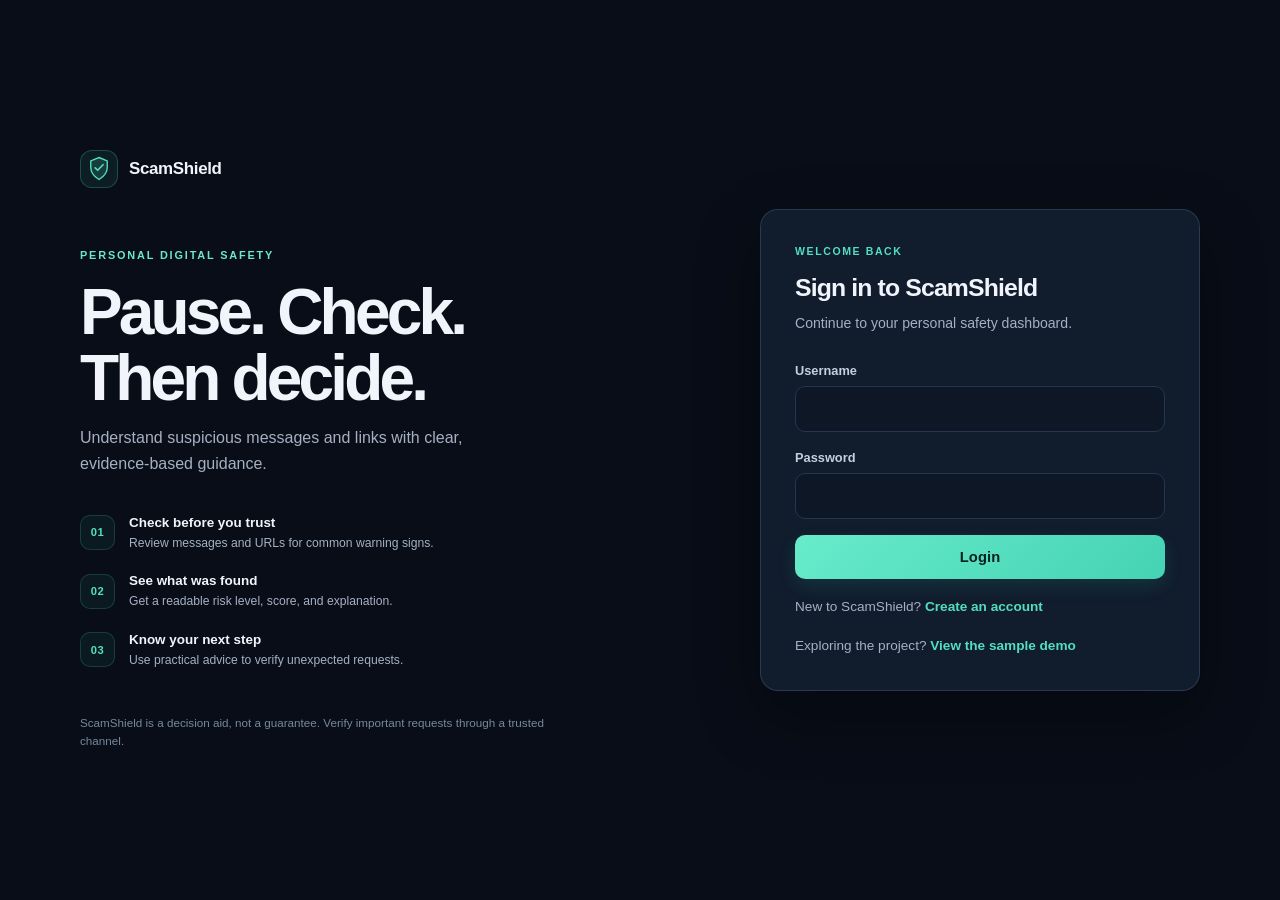
<file: AI-ScamShield/frontend/index.html>
<!DOCTYPE html>
<html lang="en">
<head>
<meta charset="UTF-8" />
<meta name="viewport" content="width=device-width, initial-scale=1.0" />
<title>AI ScamShield</title>
<link rel="stylesheet" href="css/styles.css?v=20260927-premium" />
</head>
<body>
  <div class="auth-wrap">
    <div class="auth-card" style="text-align:center;">
      <div class="shield-logo">🛡️</div>
      <h1>AI ScamShield</h1>
      <p class="sub">Redirecting...</p>
    </div>
  </div>
  <script src="js/api.js?v=20260927-file-origin"></script>
  <script>
    if (window.location.protocol !== "file:") {
      window.location.href = Auth.isLoggedIn() ? "dashboard.html" : "login.html";
    }
  </script>
</body>
</html>
</file>
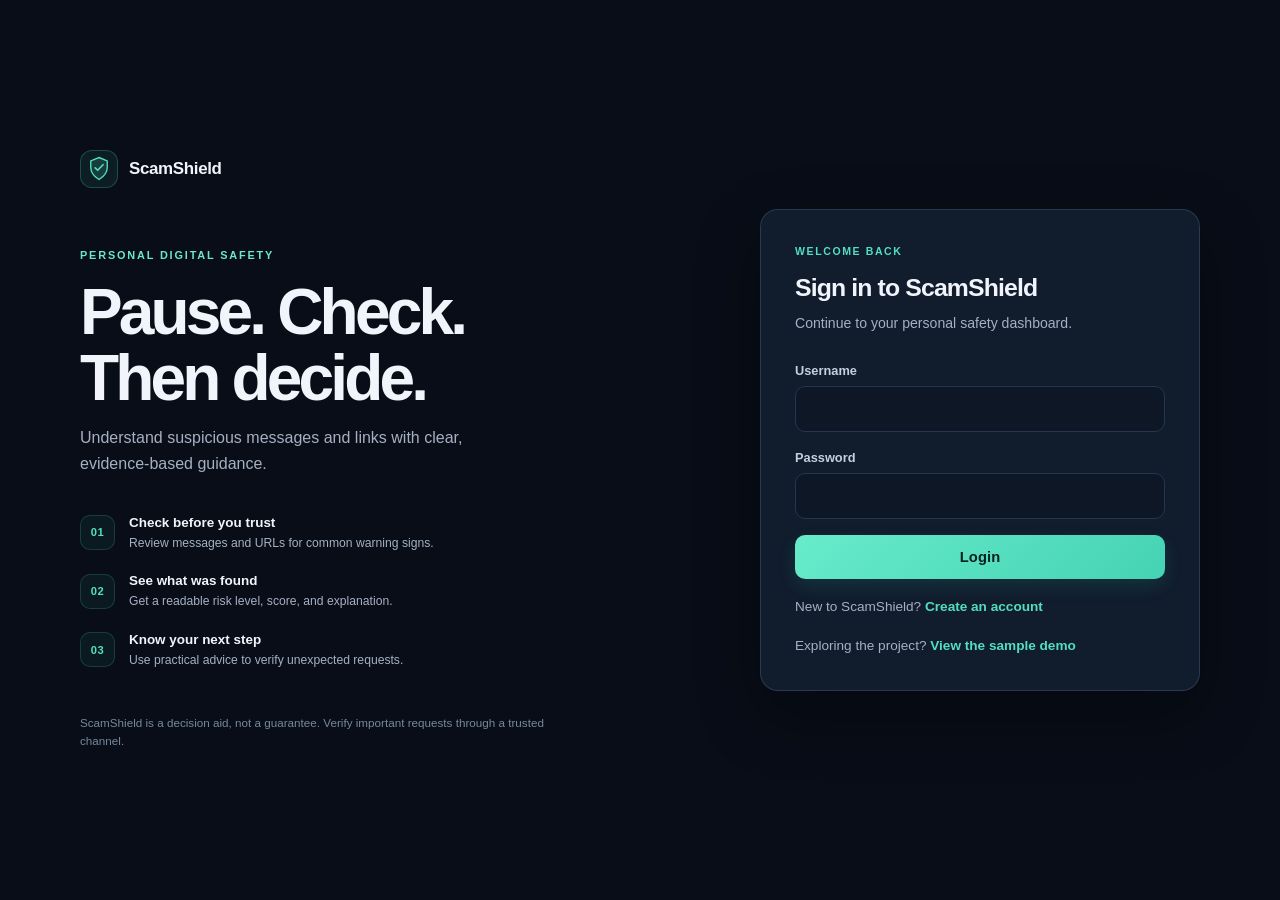
<file: AI-ScamShield/frontend/admin.html>
<!DOCTYPE html>
<html lang="en">
<head>
<meta charset="UTF-8" />
<meta name="viewport" content="width=device-width, initial-scale=1.0" />
<title>Admin Dashboard - AI ScamShield</title>
<link rel="stylesheet" href="css/styles.css?v=20260927-premium" />
</head>
<body>
  <div id="navbar-mount"></div>

  <div class="container">
    <div class="page-title">Admin Dashboard</div>
    <div class="page-subtitle">System-wide statistics and user management</div>

    <div class="grid grid-4" style="margin-bottom:24px;">
      <div class="card stat-card">
        <div class="label">Total Users</div>
        <div class="value" id="stat-users">-</div>
      </div>
      <div class="card stat-card">
        <div class="label">Total Scans</div>
        <div class="value" id="stat-scans">-</div>
      </div>
      <div class="card stat-card scam">
        <div class="label">Likely Scams Detected</div>
        <div class="value" id="stat-likely-scam">-</div>
      </div>
      <div class="card stat-card suspicious">
        <div class="label">Suspicious Detections</div>
        <div class="value" id="stat-suspicious">-</div>
      </div>
    </div>

    <div class="card">
      <div class="section-label" style="margin-top:0;">Registered Users</div>
      <div class="table-wrap">
        <table>
          <thead>
            <tr><th>Username</th><th>Email</th><th>Roles</th><th>Total Scans</th><th>Joined</th><th>Status</th><th>Action</th></tr>
          </thead>
          <tbody id="users-body">
            <tr><td colspan="7" class="empty-state">Loading...</td></tr>
          </tbody>
        </table>
      </div>
    </div>
  </div>

  <script src="js/api.js?v=20260927-file-origin"></script>
  <script>
    Auth.requireAdmin();
    renderNavbar("admin.html");

    async function loadAdminData() {
      try {
        const stats = await apiRequest("/admin/statistics");
        document.getElementById("stat-users").textContent = stats.totalUsers;
        document.getElementById("stat-scans").textContent = stats.totalScans;
        document.getElementById("stat-likely-scam").textContent = stats.likelyScamCount;
        document.getElementById("stat-suspicious").textContent = stats.suspiciousCount;

        const users = await apiRequest("/admin/users");
        renderUsers(users);
      } catch (err) {
        document.getElementById("users-body").innerHTML =
          `<tr><td colspan="7" class="empty-state">${err.message}</td></tr>`;
      }
    }

    function renderUsers(users) {
      const tbody = document.getElementById("users-body");
      if (users.length === 0) {
        tbody.innerHTML = `<tr><td colspan="7" class="empty-state">No users found.</td></tr>`;
        return;
      }
      tbody.innerHTML = users
        .map(
          (u) => `
          <tr>
            <td>${u.username}</td>
            <td>${u.email}</td>
            <td>${u.roles.map((r) => r.replace("ROLE_", "")).join(", ")}</td>
            <td>${u.totalScans}</td>
            <td>${formatDate(u.createdAt)}</td>
            <td><span class="pill ${u.enabled ? "enabled" : "disabled"}">${u.enabled ? "Active" : "Disabled"}</span></td>
            <td>
              <button class="btn ${u.enabled ? "btn-danger" : "btn-secondary"}" style="padding:6px 12px;font-size:.78rem;"
                onclick="toggleUser(${u.id}, ${!u.enabled})">
                ${u.enabled ? "Disable" : "Enable"}
              </button>
            </td>
          </tr>`
        )
        .join("");
    }

    async function toggleUser(id, enable) {
      try {
        await apiRequest(`/admin/users/${id}/status`, {
          method: "PUT",
          body: { enabled: enable },
        });
        loadAdminData();
      } catch (err) {
        alert(err.message);
      }
    }

    loadAdminData();
  </script>
</body>
</html>
</file>
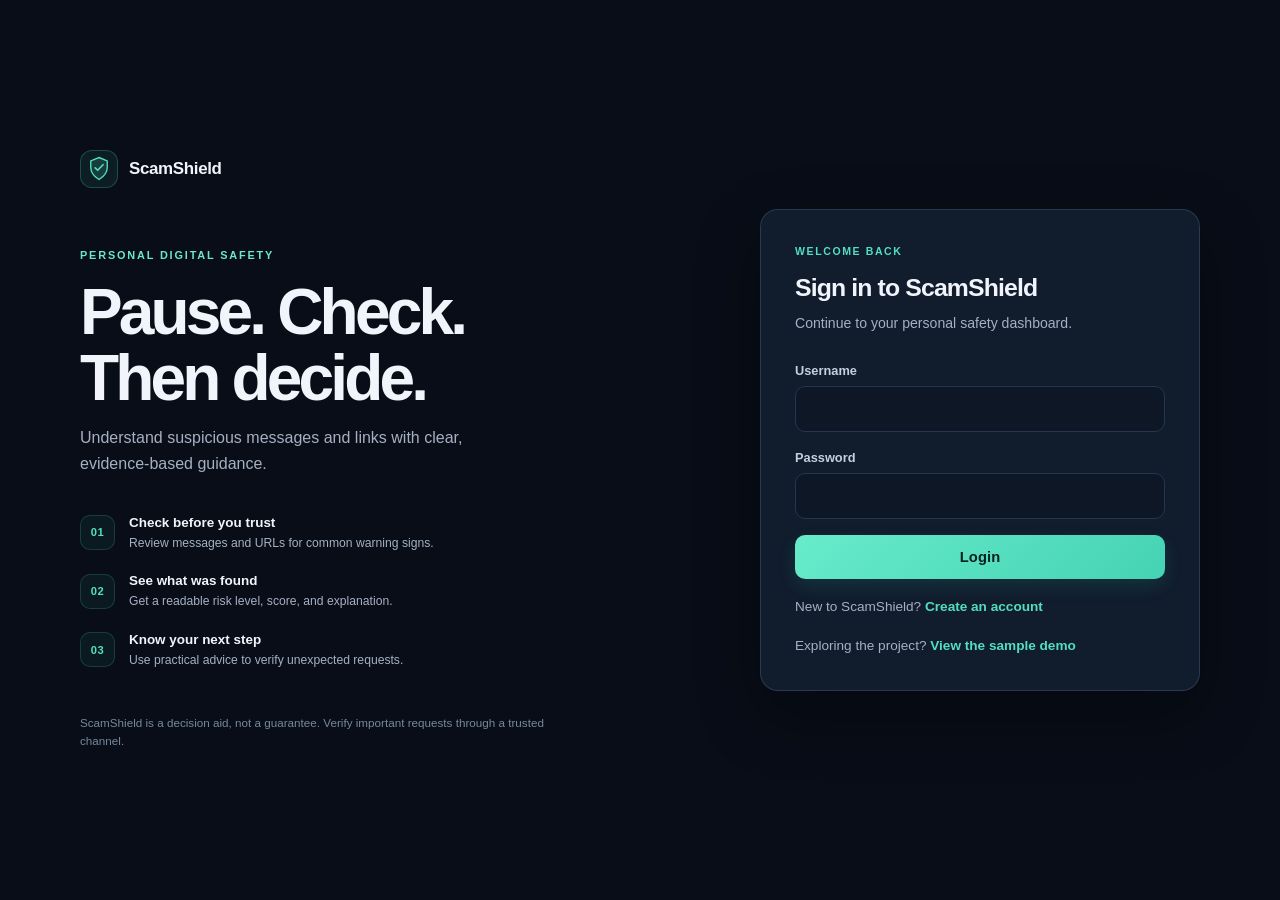
<file: AI-ScamShield/frontend/assistant.html>
<!DOCTYPE html>
<html lang="en">
<head>
<meta charset="UTF-8" />
<meta name="viewport" content="width=device-width, initial-scale=1.0" />
<title>Scam Assistant - AI ScamShield</title>
<link rel="stylesheet" href="css/styles.css?v=20260927-premium" />
</head>
<body>
  <div id="navbar-mount"></div>

  <main class="container">
    <header class="scanner-heading page-intro">
      <div>
        <div class="scanner-kicker">EVIDENCE-BASED GUIDANCE</div>
        <h1 class="page-title">Ask ScamShield</h1>
        <p class="page-subtitle">Get clear guidance based on the warning signs found in a message or link.</p>
      </div>
      <span class="scanner-status"><span class="status-dot"></span>Answers use detected evidence</span>
    </header>

    <div class="assistant-layout">
      <section class="card assistant-form-card" aria-labelledby="assistant-input-heading">
        <div class="scanner-card-heading">
          <span class="scanner-icon" aria-hidden="true">✦</span>
          <div>
            <h2 id="assistant-input-heading">Ask about something suspicious</h2>
            <p>Share the content you want help checking.</p>
          </div>
        </div>
        <div id="assistant-alert" class="alert alert-error" role="alert"></div>
        <form id="assistant-form">
          <div class="form-group">
            <label for="assistant-type">Content type</label>
            <select id="assistant-type">
              <option value="SMS">SMS</option>
              <option value="WHATSAPP">WhatsApp</option>
              <option value="EMAIL">Email</option>
              <option value="URL">URL</option>
            </select>
          </div>
          <div class="form-group">
            <label for="assistant-content">Message or website link</label>
            <textarea id="assistant-content" maxlength="10000"
              placeholder="Paste a suspicious message, email, or website link here..."></textarea>
            <span class="field-hint">Don't include passwords, payment details, or one-time codes.</span>
          </div>
          <div class="form-group">
            <label for="assistant-question">What would you like to know?</label>
            <input id="assistant-question" type="text" maxlength="500"
              value="Is this safe? What should I do?" required />
          </div>
          <button class="btn btn-primary" id="assistant-submit" type="submit">Scan and get guidance</button>
          <div class="loading-bar" id="assistant-loading" role="status" aria-label="Analyzing content"><div class="fill"></div></div>
        </form>
        <p class="scanner-privacy-note"><span aria-hidden="true">ⓘ</span>
          This assistant bases its response on ScamShield's analysis. It does not browse the web or verify a sender's identity.</p>
      </section>

      <section class="card assistant-response-card" aria-labelledby="assistant-response-heading" aria-live="polite">
        <div class="assistant-chat-header">
          <span class="scanner-icon" aria-hidden="true">✦</span>
          <div>
            <h2 id="assistant-response-heading">ScamShield analysis</h2>
            <p>Analysis-backed answer, not a guarantee.</p>
          </div>
        </div>
        <div id="assistant-response" class="assistant-empty">
          <span class="placeholder-icon" aria-hidden="true">✧</span>
          <strong>Your answer will appear here</strong>
          <span>Ask whether a message is safe, why it looks suspicious, or what to do next.</span>
        </div>
      </section>
    </div>
    <p class="learning-disclaimer">ScamShield uses configurable, deterministic local NLP rules by default. When configured, it can use an external AI provider with a local fallback. Neither result establishes that content is definitely safe or malicious.</p>
  </main>

  <script src="js/api.js?v=20260927-file-origin"></script>
  <script>
    Auth.requireAuth();
    renderNavbar("assistant.html");

    const form = document.getElementById("assistant-form");
    const typeSelect = document.getElementById("assistant-type");
    const contentField = document.getElementById("assistant-content");
    const questionField = document.getElementById("assistant-question");
    const submitButton = document.getElementById("assistant-submit");
    const linkedScanId = new URLSearchParams(window.location.search).get("scanId");

    if (linkedScanId && /^\d+$/.test(linkedScanId)) {
      apiRequest(`/scans/${linkedScanId}`).then((scan) => {
        contentField.value = scan.content || "";
        typeSelect.value = scan.messageType;
        typeSelect.disabled = true;
        contentField.readOnly = true;
        const note = document.createElement("span");
        note.className = "field-hint";
        note.textContent = `Using saved scan #${scan.id}; this answer is based on that exact analysis.`;
        contentField.parentElement.appendChild(note);
      }).catch((error) => showAlert("assistant-alert", friendlyErrorMessage(error, "Couldn't load that saved scan. Please try again.")));
    }

    typeSelect.addEventListener("change", () => {
      contentField.placeholder = typeSelect.value === "URL"
        ? "Paste the URL here without opening it..."
        : "Paste a suspicious message here...";
    });

    form.addEventListener("submit", async (event) => {
      event.preventDefault();
      hideAlert("assistant-alert");
      if (!contentField.value.trim()) {
        showAlert("assistant-alert", "Please paste a message or link before scanning.");
        contentField.focus();
        return;
      }
      const loading = document.getElementById("assistant-loading");
      submitButton.disabled = true;
      submitButton.textContent = "Scanning...";
      loading.style.display = "block";

      try {
        const answer = await apiRequest("/assistant/analyze", {
          method: "POST",
          body: {
            ...(linkedScanId && /^\d+$/.test(linkedScanId)
              ? { scanId: Number(linkedScanId) }
              : { content: contentField.value.trim(), messageType: typeSelect.value }),
            question: questionField.value.trim(),
          },
        });
        renderAnswer(answer);
      } catch (error) {
        showAlert("assistant-alert", friendlyErrorMessage(error, "Something went wrong while analyzing this content. Please try again."));
      } finally {
        submitButton.disabled = false;
        submitButton.textContent = "Scan and get guidance";
        loading.style.display = "none";
      }
    });

    function renderAnswer(answer) {
      const response = document.getElementById("assistant-response");
      const risks = Array.isArray(answer.detectedRisks) ? answer.detectedRisks : [];
      const riskItems = risks.length
        ? risks.map((risk) => `<li>${escapeHtml(risk)}</li>`).join("")
        : "<li>No specific indicators were detected.</li>";
      const classification = ["SAFE", "SUSPICIOUS", "LIKELY_SCAM"].includes(answer.classification)
        ? answer.classification : "SUSPICIOUS";
      const statusIcon = { SAFE: "✓", SUSPICIOUS: "⚠", LIKELY_SCAM: "!" }[classification];
      const warning = answer.riskScore >= 60
        ? `<div class="high-risk-warning" role="alert"><strong>High risk detected</strong><span>Don't click links or share verification codes, passwords, or financial details.</span></div>`
        : "";
      const scamType = answer.scamType === "MALICIOUS_LINK"
        ? "Suspicious Link"
        : (answer.scamType || "OTHER").replaceAll("_", " ").toLowerCase()
          .replace(/\b\w/g, (letter) => letter.toUpperCase());

      response.className = "assistant-answer";
      response.innerHTML = `
        ${warning}
        <div class="assistant-question-bubble">${escapeHtml(questionField.value.trim())}</div>
        <div class="assistant-answer-bubble">
          <div class="assistant-answer-kicker">SCAMSHIELD ASSESSMENT</div>
          <div class="risk-status">
            <span class="risk-status-icon ${classification}" aria-hidden="true">${statusIcon}</span>
            <span class="risk-status-copy">
              <small>Risk status</small>
              <strong>${escapeHtml(riskLabel(classification))}</strong>
            </span>
          </div>
          <div class="assistant-score-row">
            <span><strong>Risk score</strong> ${Number(answer.riskScore)}/100</span>
            <span>${escapeHtml(scamType)}</span>
            <span><strong>Confidence</strong> ${Number(answer.confidenceScore)}%</span>
          </div>
          <p class="assistant-short-answer">${escapeHtml(answer.shortAnswer)}</p>
          <div class="section-label">What should I do?</div>
          <div class="recommendation-box">${escapeHtml(answer.recommendation)}</div>
          <details class="assistant-disclosure">
            <summary>Why this assessment?</summary>
            <div class="explanation-box">${escapeHtml(answer.explanation)}</div>
          </details>
          <details class="assistant-disclosure">
            <summary>Detected risks (${risks.length})</summary>
            <ul class="indicator-list">${riskItems}</ul>
          </details>
          <p class="assistant-footnote">*Evidence confidence reflects the number and weight of detected indicators; it is not a calibrated probability.</p>
        </div>`;
    }

    function escapeHtml(value) {
      const element = document.createElement("div");
      element.textContent = value == null ? "" : String(value);
      return element.innerHTML;
    }
  </script>
</body>
</html>
</file>
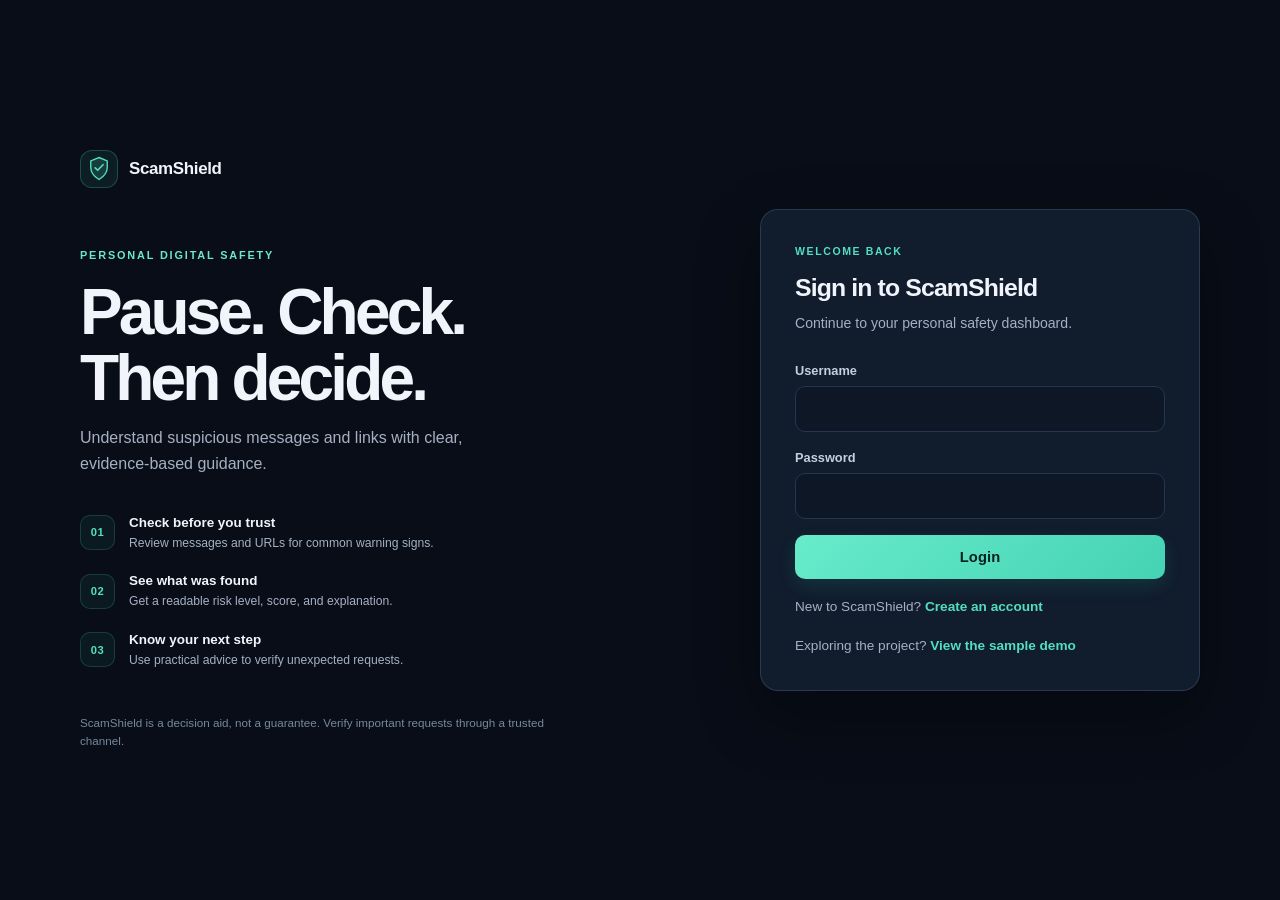
<file: AI-ScamShield/frontend/dashboard.html>
<!DOCTYPE html>
<html lang="en">
<head>
<meta charset="UTF-8" />
<meta name="viewport" content="width=device-width, initial-scale=1.0" />
<title>Dashboard - AI ScamShield</title>
<link rel="stylesheet" href="css/styles.css?v=20260927-premium" />
</head>
<body>
  <div id="navbar-mount"></div>

  <main class="container">
    <section class="welcome-panel">
      <div class="welcome-copy">
        <div class="scanner-kicker">YOUR SAFETY OVERVIEW</div>
        <h1 id="welcome-title">Welcome to ScamShield</h1>
        <p>Protect yourself from suspicious messages and links.</p>
      </div>
      <div class="quick-actions">
        <a class="btn btn-primary" href="scanner.html">Scan a Message</a>
        <a class="btn btn-secondary" href="url-scanner.html">Scan a URL</a>
      </div>
    </section>

    <div class="grid grid-4 dashboard-metrics">
      <div class="card stat-card">
        <div class="stat-heading"><div class="label">Total scans</div><span class="stat-icon" aria-hidden="true">⌕</span></div>
        <div class="value" id="stat-total">-</div>
      </div>
      <div class="card stat-card threats">
        <div class="stat-heading"><div class="label">Threats detected</div><span class="stat-icon" aria-hidden="true">!</span></div>
        <div class="value" id="stat-threats">-</div>
      </div>
      <div class="card stat-card safe-stat">
        <div class="stat-heading"><div class="label">Safe checks</div><span class="stat-icon" aria-hidden="true">✓</span></div>
        <div class="value" id="stat-safe">-</div>
      </div>
      <div class="card stat-card recent">
        <div class="stat-heading"><div class="label">Scans this week</div><span class="stat-icon" aria-hidden="true">◷</span></div>
        <div class="value" id="stat-week">-</div>
      </div>
    </div>

    <div class="grid grid-2 dashboard-summary-insights">
      <div class="card dashboard-chart-card">
        <div class="section-label">Risk Distribution</div>
        <div class="bar-chart" id="bar-chart">
          <div class="bar" style="background:var(--safe);height:4px;"><span id="bar-safe-label">0</span></div>
          <div class="bar" style="background:var(--suspicious);height:4px;"><span id="bar-suspicious-label">0</span></div>
          <div class="bar" style="background:var(--scam);height:4px;"><span id="bar-scam-label">0</span></div>
        </div>
        <div class="bar-labels">
          <div>Safe</div><div>Suspicious</div><div>Dangerous</div>
        </div>
      </div>
      <div class="card dashboard-chart-card">
        <div class="section-label">Average Risk Score</div>
        <div style="font-size:2.4rem;font-weight:700;margin:14px 0;" id="avg-risk">-</div>
        <div class="risk-score-bar"><div class="risk-score-fill" id="avg-risk-fill" style="width:0%;background:var(--accent);"></div></div>
        <p style="color:var(--text-secondary);font-size:.85rem;margin-top:10px;">Across all of your analyzed scans (0-100 scale).</p>
      </div>
    </div>

    <div class="grid grid-2 dashboard-insights">
      <section class="card dashboard-chart-card">
        <div class="section-label">Common scam patterns</div>
        <div id="scam-type-chart" class="insight-list">
          <div class="empty-state">Loading threat categories...</div>
        </div>
      </section>
      <section class="card dashboard-chart-card">
        <div class="section-label">Risk Trend · Last 7 Days</div>
        <div id="risk-trend-chart" class="trend-chart">
          <div class="empty-state">Loading scan activity...</div>
        </div>
      </section>
      <section class="card dashboard-chart-card">
        <div class="section-label">Warning signs seen most often</div>
        <div id="top-threats-list" class="threat-list">
          <div class="empty-state">Loading detected indicators...</div>
        </div>
      </section>
      <section class="card dashboard-chart-card">
        <div class="section-label">High-risk scans</div>
        <div id="high-risk-list" class="high-risk-list">
          <div class="empty-state">Loading high-risk scans...</div>
        </div>
      </section>
    </div>

    <div class="card">
      <div class="dashboard-section-heading">
        <div class="section-label">Recent scans</div>
        <a class="text-link" href="history.html">View history</a>
      </div>
      <div class="table-wrap responsive-table">
        <table>
          <thead>
            <tr><th>Type</th><th>Content Preview</th><th>Scam pattern</th><th>Risk status</th><th>Risk score</th><th>Confidence</th><th>Date</th></tr>
          </thead>
          <tbody id="recent-scans-body">
            <tr>            <td colspan="7" class="empty-state">Loading scans...</td></tr>
          </tbody>
        </table>
      </main>
    </div>
  </div>

  <script src="js/api.js?v=20260927-file-origin"></script>
  <script>
    Auth.requireAuth();
    renderNavbar("dashboard.html");

    async function loadDashboard() {
      try {
        const stats = await apiRequest("/dashboard");
        const user = Auth.getUser();
        const username = user && user.username ? user.username : "there";
        document.getElementById("welcome-title").textContent = `Welcome back, ${username}`;

        document.getElementById("stat-total").textContent = stats.totalScans;
        document.getElementById("stat-threats").textContent = stats.suspiciousCount + stats.likelyScamCount;
        document.getElementById("stat-safe").textContent = stats.safeCount;
        document.getElementById("stat-week").textContent = (stats.riskTrend || [])
          .reduce((total, point) => total + Number(point.total || 0), 0);

        document.getElementById("avg-risk").textContent = stats.averageRiskScore + " / 100";
        document.getElementById("avg-risk-fill").style.width = stats.averageRiskScore + "%";

        const max = Math.max(stats.safeCount, stats.suspiciousCount, stats.likelyScamCount, 1);
        const bars = document.querySelectorAll("#bar-chart .bar");
        bars[0].style.height = Math.max(4, (stats.safeCount / max) * 140) + "px";
        bars[1].style.height = Math.max(4, (stats.suspiciousCount / max) * 140) + "px";
        bars[2].style.height = Math.max(4, (stats.likelyScamCount / max) * 140) + "px";
        document.getElementById("bar-safe-label").textContent = stats.safeCount;
        document.getElementById("bar-suspicious-label").textContent = stats.suspiciousCount;
        document.getElementById("bar-scam-label").textContent = stats.likelyScamCount;

        const tbody = document.getElementById("recent-scans-body");
        if (!stats.recentScans || stats.recentScans.length === 0) {
          tbody.innerHTML = `<tr><td colspan="7"><div class="scan-empty-action"><strong>No scans yet</strong><p>Check a message or link to see your recent results here.</p><a class="btn btn-primary" href="scanner.html">Start your first scan</a></div></td></tr>`;
        } else {
          tbody.innerHTML = stats.recentScans
            .map(
              (s) => `
              <tr>
                <td data-label="Type">${escapeHtml(s.messageType)}</td>
                <td data-label="Content">${escapeHtml((s.content || "").substring(0, 60))}${s.content && s.content.length > 60 ? "..." : ""}</td>
                <td data-label="Scam type">${escapeHtml(formatScamType(s.scamType))}</td>
                <td data-label="Risk"><span class="pill ${escapeHtml(s.classification)}">${riskLabel(s.classification)}</span></td>
                <td data-label="Score">${Number(s.riskScore)}/100</td>
                <td data-label="Confidence">${Number(s.confidenceScore)}%</td>
                <td data-label="Date">${formatDate(s.createdAt)}</td>
              </tr>`
            )
            .join("");
        }
        renderScamTypes(stats.scamTypeDistribution || {});
        renderRiskTrend(stats.riskTrend || []);
        renderThreats(stats.topDetectedThreats || []);
        renderHighRisk(stats.highRiskScans || []);
      } catch (err) {
        showToastError(err.message);
      }
    }

    function formatScamType(type) {
      if (type === "MALICIOUS_LINK") return "Suspicious Link";
      return (type || "OTHER").replaceAll("_", " ").toLowerCase()
        .replace(/\b\w/g, (letter) => letter.toUpperCase());
    }

    function renderScamTypes(distribution) {
      const container = document.getElementById("scam-type-chart");
      const entries = Object.entries(distribution).filter(([type, count]) => type !== "OTHER" && count > 0)
        .sort((a, b) => b[1] - a[1]);
      if (!entries.length) {
        container.innerHTML = `<div class="empty-state">No scam patterns recorded yet. Scan a message or link to build your insights.</div>`;
        return;
      }
      const max = Math.max(...entries.map((entry) => entry[1]), 1);
      container.innerHTML = entries.map(([type, count]) => `
        <div class="insight-row">
          <div class="insight-row-label"><span>${escapeHtml(formatScamType(type))}</span><strong>${count}</strong></div>
          <div class="insight-track"><span style="width:${Math.round(count / max * 100)}%"></span></div>
        </div>`).join("");
    }

    function renderRiskTrend(points) {
      const container = document.getElementById("risk-trend-chart");
      if (!points.length || points.every((point) => !point.total)) {
        container.innerHTML = `<div class="empty-state">No scans recorded in the last 7 days.</div>`;
        return;
      }
      const max = Math.max(...points.map((point) => point.total), 1);
      container.innerHTML = points.map((point) => `
        <div class="trend-day">
          <div class="trend-bar-stack" title="${point.total} scan(s)">
            <span class="trend-segment safe" style="height:${point.safe / max * 100}%"></span>
            <span class="trend-segment suspicious" style="height:${point.suspicious / max * 100}%"></span>
            <span class="trend-segment scam" style="height:${point.likelyScam / max * 100}%"></span>
          </div>
          <span class="trend-day-label">${new Date(point.date + "T00:00:00").toLocaleDateString(undefined,{weekday:"short"})}</span>
          <span class="trend-day-count">${point.total}</span>
        </div>`).join("");
    }

    function renderThreats(threats) {
      const container = document.getElementById("top-threats-list");
      if (!threats.length) {
        container.innerHTML = `<div class="empty-state">No detected threat indicators yet.</div>`;
        return;
      }
      container.innerHTML = threats.map((threat) => `
        <div class="threat-row">
          <span><strong>${escapeHtml(threat.description)}</strong><small>${escapeHtml(threat.code.replaceAll("_", " "))}</small></span>
          <span class="threat-count">${threat.count}</span>
        </div>`).join("");
    }

    function renderHighRisk(scans) {
      const container = document.getElementById("high-risk-list");
      if (!scans.length) {
        container.innerHTML = `<div class="empty-state">No high-risk scans yet. This is not a guarantee that content is safe.</div>`;
        return;
      }
      container.innerHTML = scans.map((scan) => `
        <a class="high-risk-item" href="history.html">
          <span class="high-risk-score">${Number(scan.riskScore)}</span>
          <span><strong>${escapeHtml(formatScamType(scan.scamType))} · ${escapeHtml(scan.messageType)}</strong>
          <small>${escapeHtml((scan.content || "").slice(0, 70))}</small></span>
        </a>`).join("");
    }

    function escapeHtml(str) {
      const div = document.createElement("div");
      div.textContent = str;
      return div.innerHTML;
    }

    function showToastError(msg) {
      const tbody = document.getElementById("recent-scans-body");
      tbody.innerHTML = `<tr><td colspan="7" class="empty-state">${escapeHtml(friendlyErrorMessage({ message: msg, status: 500 }, "Couldn't load your dashboard right now. Please try again."))}</td></tr>`;
    }

    loadDashboard();
  </script>
</body>
</html>
</file>
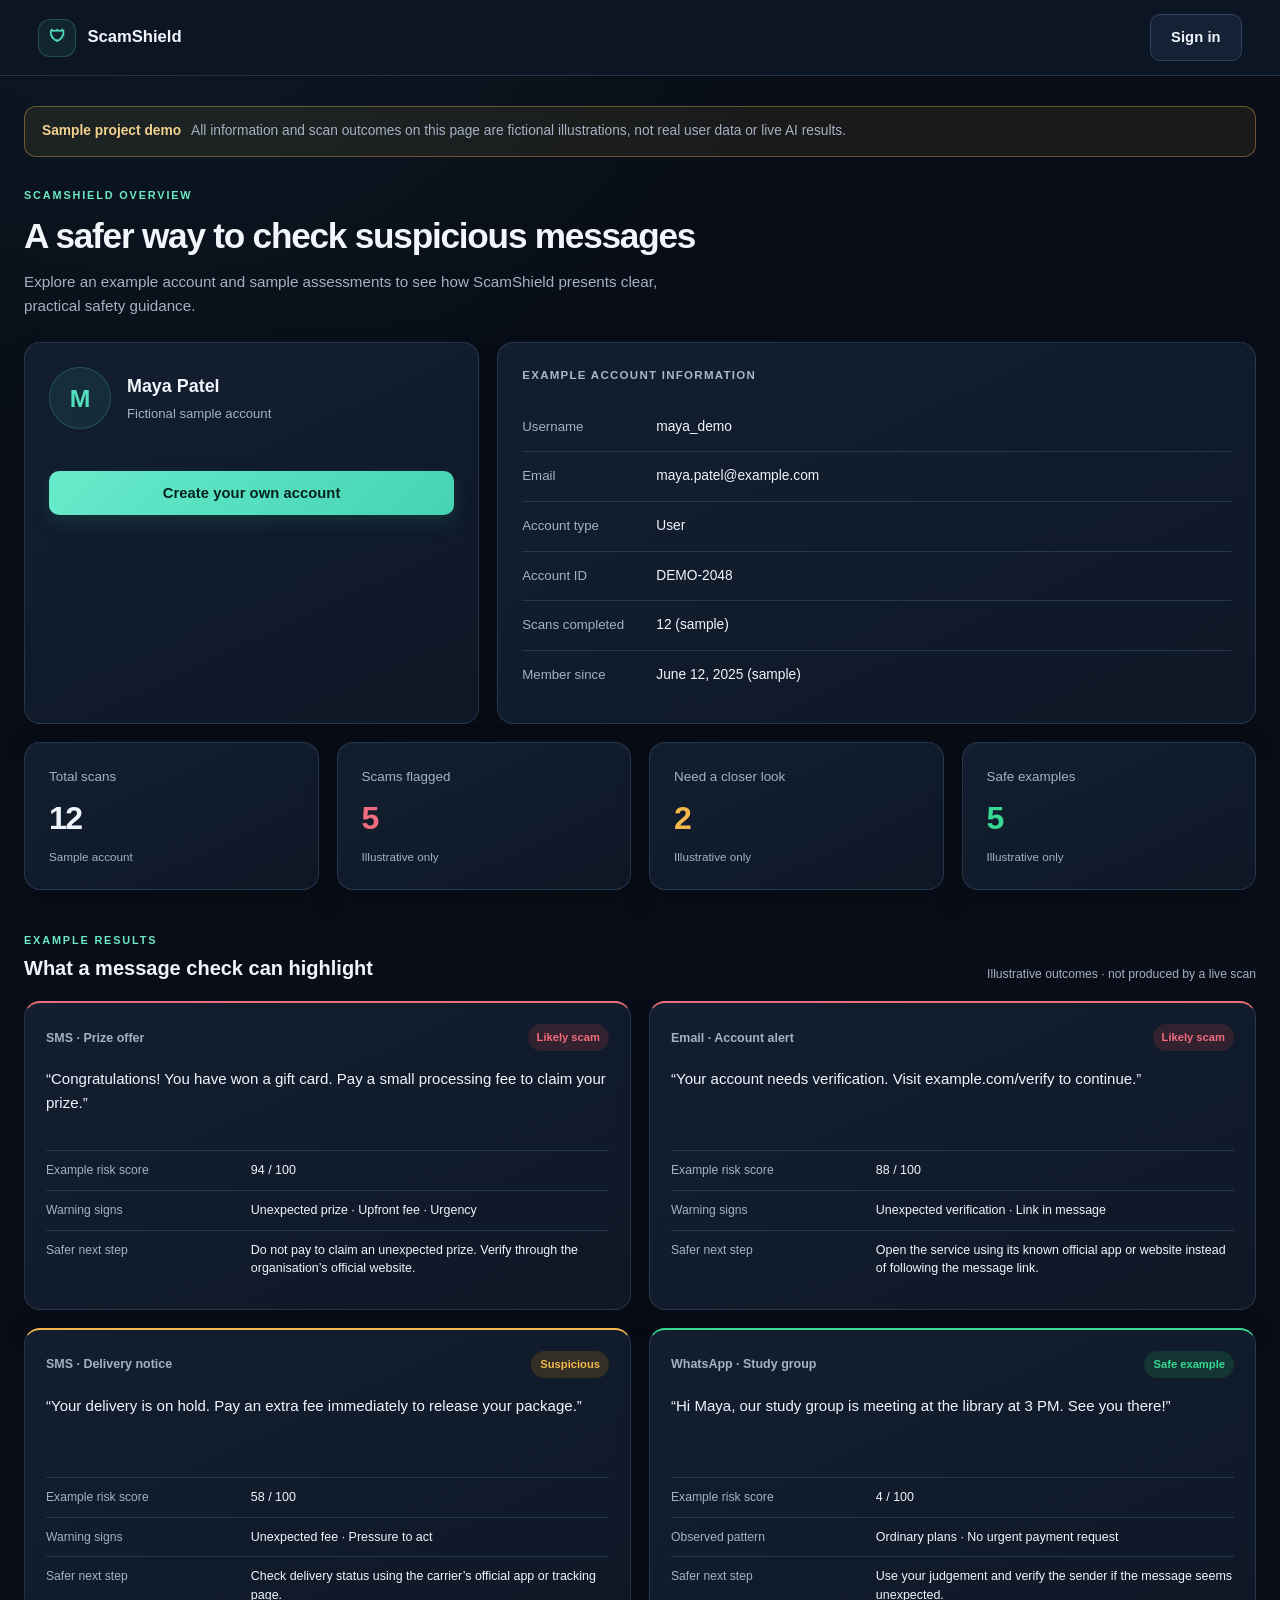
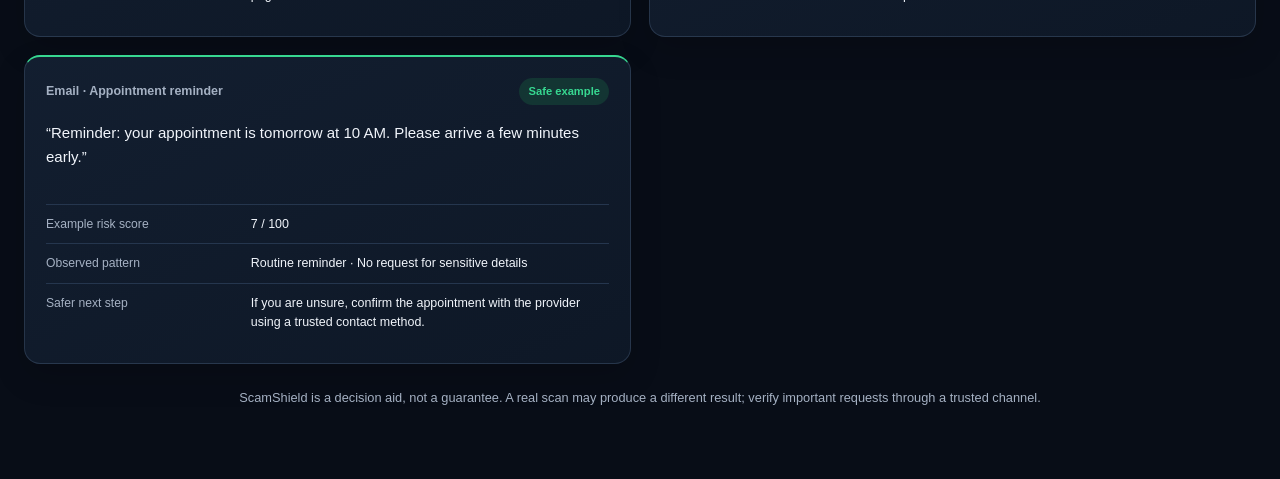
<file: AI-ScamShield/frontend/demo.html>
<!DOCTYPE html>
<html lang="en">
<head>
<meta charset="UTF-8" />
<meta name="viewport" content="width=device-width, initial-scale=1.0" />
<title>Sample Demo - AI ScamShield</title>
<link rel="stylesheet" href="css/styles.css?v=20260927-premium" />
<link rel="stylesheet" href="css/demo.css" />
</head>
<body>
  <header class="demo-topbar">
    <a class="brand" href="index.html" aria-label="ScamShield home">
      <span class="brand-mark" aria-hidden="true">🛡</span>
      <span>ScamShield</span>
    </a>
    <a class="btn btn-secondary demo-signin" href="login.html">Sign in</a>
  </header>

  <main class="container demo-container">
    <div class="demo-notice" role="note">
      <strong>Sample project demo</strong>
      <span>All information and scan outcomes on this page are fictional illustrations, not real user data or live AI results.</span>
    </div>

    <header class="page-intro demo-intro">
      <div class="scanner-kicker">SCAMSHIELD OVERVIEW</div>
      <h1 class="page-title">A safer way to check suspicious messages</h1>
      <p class="page-subtitle">Explore an example account and sample assessments to see how ScamShield presents clear, practical safety guidance.</p>
    </header>

    <section class="profile-layout demo-profile" aria-label="Fictional sample profile">
      <div class="card">
        <div class="profile-summary">
          <div class="profile-avatar" aria-hidden="true">M</div>
          <div>
            <h2>Maya Patel</h2>
            <p>Fictional sample account</p>
          </div>
        </div>
        <a class="btn btn-primary demo-profile-action" href="register.html">Create your own account</a>
      </div>
      <div class="card">
        <h2 class="result-card-heading">Example account information</h2>
        <dl class="profile-details">
          <div class="profile-detail"><dt>Username</dt><dd>maya_demo</dd></div>
          <div class="profile-detail"><dt>Email</dt><dd>maya.patel@example.com</dd></div>
          <div class="profile-detail"><dt>Account type</dt><dd>User</dd></div>
          <div class="profile-detail"><dt>Account ID</dt><dd>DEMO-2048</dd></div>
          <div class="profile-detail"><dt>Scans completed</dt><dd>12 (sample)</dd></div>
          <div class="profile-detail"><dt>Member since</dt><dd>June 12, 2025 (sample)</dd></div>
        </dl>
      </div>
    </section>

    <section class="demo-stats" aria-label="Illustrative account scan statistics">
      <article class="card stat-card">
        <div class="label">Total scans</div>
        <div class="value">12</div>
        <span class="demo-stat-note">Sample account</span>
      </article>
      <article class="card stat-card scam">
        <div class="label">Scams flagged</div>
        <div class="value">5</div>
        <span class="demo-stat-note">Illustrative only</span>
      </article>
      <article class="card stat-card suspicious">
        <div class="label">Need a closer look</div>
        <div class="value">2</div>
        <span class="demo-stat-note">Illustrative only</span>
      </article>
      <article class="card stat-card safe">
        <div class="label">Safe examples</div>
        <div class="value">5</div>
        <span class="demo-stat-note">Illustrative only</span>
      </article>
    </section>

    <section class="demo-examples" aria-labelledby="demo-examples-heading">
      <div class="demo-section-heading">
        <div>
          <div class="scanner-kicker">EXAMPLE RESULTS</div>
          <h2 id="demo-examples-heading">What a message check can highlight</h2>
        </div>
        <span class="demo-disclaimer">Illustrative outcomes · not produced by a live scan</span>
      </div>

      <div class="demo-result-grid">
        <article class="card demo-result demo-scam">
          <div class="demo-result-top"><span class="demo-type">SMS · Prize offer</span><span class="pill LIKELY_SCAM">Likely scam</span></div>
          <blockquote>“Congratulations! You have won a gift card. Pay a small processing fee to claim your prize.”</blockquote>
          <dl class="demo-result-details">
            <div><dt>Example risk score</dt><dd>94 / 100</dd></div>
            <div><dt>Warning signs</dt><dd>Unexpected prize · Upfront fee · Urgency</dd></div>
            <div><dt>Safer next step</dt><dd>Do not pay to claim an unexpected prize. Verify through the organisation’s official website.</dd></div>
          </dl>
        </article>

        <article class="card demo-result demo-scam">
          <div class="demo-result-top"><span class="demo-type">Email · Account alert</span><span class="pill LIKELY_SCAM">Likely scam</span></div>
          <blockquote>“Your account needs verification. Visit example.com/verify to continue.”</blockquote>
          <dl class="demo-result-details">
            <div><dt>Example risk score</dt><dd>88 / 100</dd></div>
            <div><dt>Warning signs</dt><dd>Unexpected verification · Link in message</dd></div>
            <div><dt>Safer next step</dt><dd>Open the service using its known official app or website instead of following the message link.</dd></div>
          </dl>
        </article>

        <article class="card demo-result demo-suspicious">
          <div class="demo-result-top"><span class="demo-type">SMS · Delivery notice</span><span class="pill SUSPICIOUS">Suspicious</span></div>
          <blockquote>“Your delivery is on hold. Pay an extra fee immediately to release your package.”</blockquote>
          <dl class="demo-result-details">
            <div><dt>Example risk score</dt><dd>58 / 100</dd></div>
            <div><dt>Warning signs</dt><dd>Unexpected fee · Pressure to act</dd></div>
            <div><dt>Safer next step</dt><dd>Check delivery status using the carrier’s official app or tracking page.</dd></div>
          </dl>
        </article>

        <article class="card demo-result demo-safe">
          <div class="demo-result-top"><span class="demo-type">WhatsApp · Study group</span><span class="pill SAFE">Safe example</span></div>
          <blockquote>“Hi Maya, our study group is meeting at the library at 3 PM. See you there!”</blockquote>
          <dl class="demo-result-details">
            <div><dt>Example risk score</dt><dd>4 / 100</dd></div>
            <div><dt>Observed pattern</dt><dd>Ordinary plans · No urgent payment request</dd></div>
            <div><dt>Safer next step</dt><dd>Use your judgement and verify the sender if the message seems unexpected.</dd></div>
          </dl>
        </article>

        <article class="card demo-result demo-safe">
          <div class="demo-result-top"><span class="demo-type">Email · Appointment reminder</span><span class="pill SAFE">Safe example</span></div>
          <blockquote>“Reminder: your appointment is tomorrow at 10 AM. Please arrive a few minutes early.”</blockquote>
          <dl class="demo-result-details">
            <div><dt>Example risk score</dt><dd>7 / 100</dd></div>
            <div><dt>Observed pattern</dt><dd>Routine reminder · No request for sensitive details</dd></div>
            <div><dt>Safer next step</dt><dd>If you are unsure, confirm the appointment with the provider using a trusted contact method.</dd></div>
          </dl>
        </article>
      </div>
    </section>

    <p class="demo-footer-note">ScamShield is a decision aid, not a guarantee. A real scan may produce a different result; verify important requests through a trusted channel.</p>
  </main>
</body>
</html>
</file>
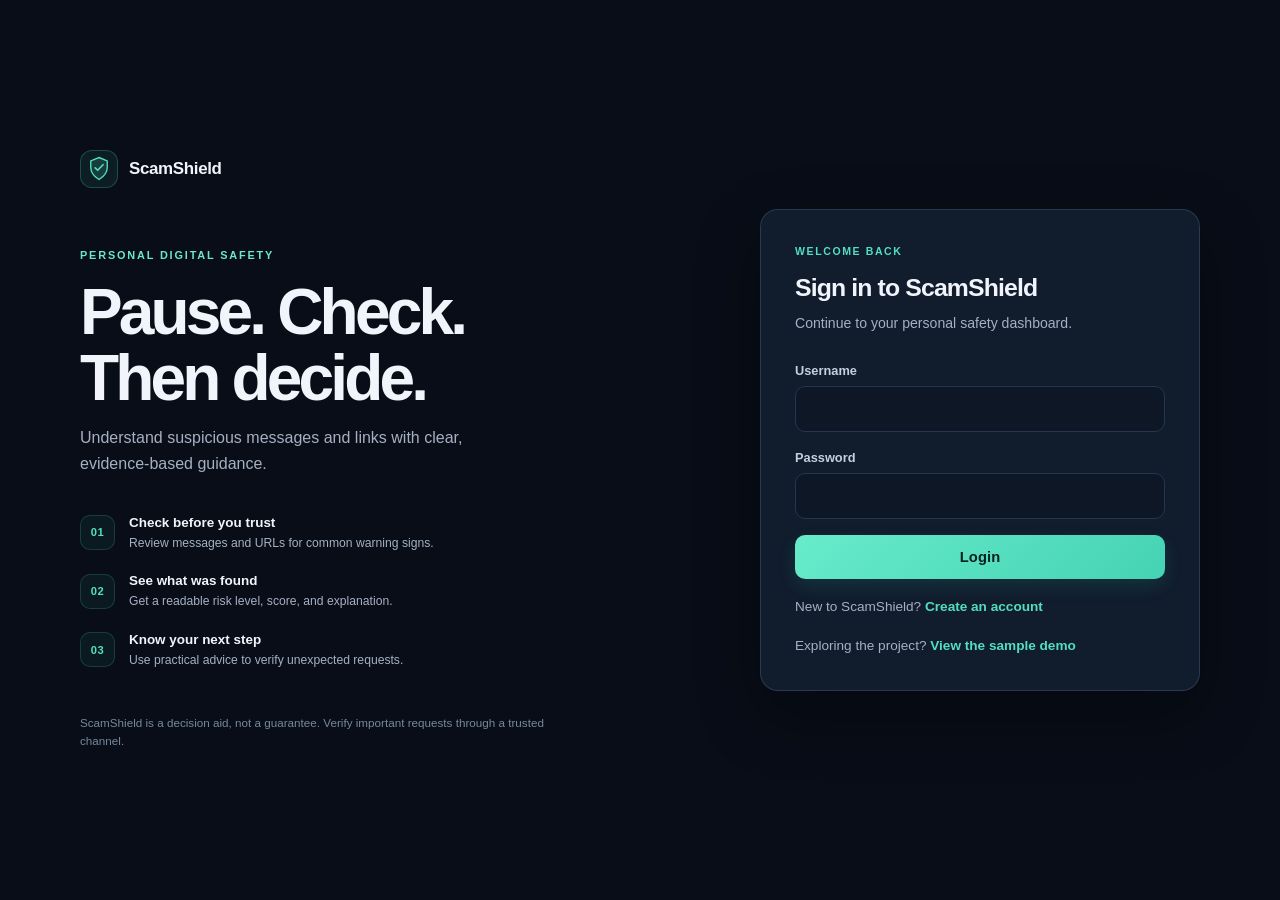
<file: AI-ScamShield/frontend/history.html>
<!DOCTYPE html>
<html lang="en">
<head>
<meta charset="UTF-8" />
<meta name="viewport" content="width=device-width, initial-scale=1.0" />
<title>Scan History - AI ScamShield</title>
<link rel="stylesheet" href="css/styles.css?v=20260927-premium" />
</head>
<body>
  <div id="navbar-mount"></div>

  <main class="container">
    <header class="page-intro">
      <div class="scanner-kicker">YOUR PAST CHECKS</div>
      <h1 class="page-title">Scan History</h1>
      <p class="page-subtitle">Search and review the messages and links you've checked.</p>
    </header>
    <div id="history-alert" class="alert alert-error" role="alert"></div>

    <section class="filters-row" aria-label="Filter scan history">
      <input type="search" id="filter-search" placeholder="Search content or indicators..." aria-label="Search scans" />
      <select id="filter-risk">
        <option value="">All Risk Levels</option>
        <option value="SAFE">Safe</option>
        <option value="SUSPICIOUS">Suspicious</option>
        <option value="LIKELY_SCAM">Dangerous</option>
      </select>
      <select id="filter-type" aria-label="Filter by scan type">
        <option value="">All Scan Types</option>
        <option value="SMS">SMS</option>
        <option value="WHATSAPP">WhatsApp</option>
        <option value="EMAIL">Email</option>
        <option value="URL">URL</option>
      </select>
      <select id="filter-category" aria-label="Filter by scam category">
        <option value="">All Scam Patterns</option>
        <option value="PHISHING">Phishing</option>
        <option value="OTP_SCAM">OTP Scam</option>
        <option value="BANKING_SCAM">Banking Scam</option>
        <option value="FAKE_REWARD">Fake Reward</option>
        <option value="JOB_SCAM">Job Scam</option>
        <option value="INVESTMENT_SCAM">Investment Scam</option>
        <option value="IMPERSONATION">Impersonation</option>
        <option value="MALICIOUS_LINK">Suspicious Link</option>
        <option value="OTHER">Other / No Category</option>
      </select>
      <select id="filter-sort" aria-label="Sort scans">
        <option value="DATE_DESC">Newest First</option>
        <option value="DATE_ASC">Oldest First</option>
        <option value="RISK_DESC">Highest Risk</option>
        <option value="RISK_ASC">Lowest Risk</option>
      </select>
    </section>

    <div class="card">
      <div class="dashboard-section-heading">
        <div class="section-label">Your scans</div>
      </div>
      <div class="table-wrap responsive-table">
        <table>
          <thead>
            <tr><th>Scan</th><th>Content Preview</th><th>Scam pattern</th><th>Risk status</th><th>Risk score</th><th>Confidence</th><th>Date</th><th>Analysis</th><th></th></tr>
          </thead>
          <tbody id="history-body">
            <tr><td colspan="9" class="empty-state">Loading...</td></tr>
          </tbody>
        </table>
      </main>
    </div>
  </div>

  <script src="js/api.js?v=20260927-file-origin"></script>
  <script>
    Auth.requireAuth();
    renderNavbar("history.html");

    async function loadHistory() {
      const params = new URLSearchParams();
      const filters = [
        ["riskLevel", "filter-risk"],
        ["messageType", "filter-type"],
        ["scamType", "filter-category"],
        ["search", "filter-search"],
      ];
      filters.forEach(([key, id]) => {
        const value = document.getElementById(id).value.trim();
        if (value) params.set(key, value);
      });
      const [sortBy, direction] = document.getElementById("filter-sort").value.split("_");
      params.set("sortBy", sortBy);
      params.set("direction", direction);
      try {
        const scans = await apiRequest(`/scans/history?${params.toString()}`);
        renderTable(scans);
      } catch (err) {
        document.getElementById("history-body").innerHTML =
          `<tr><td colspan="9" class="empty-state">${escapeHtml(friendlyErrorMessage(err, "Couldn't load your scan history. Please try again."))}</td></tr>`;
      }
    }

    function renderTable(scans) {
      const tbody = document.getElementById("history-body");

      if (scans.length === 0) {
        const hasFilters = ["filter-search", "filter-risk", "filter-type", "filter-category"]
          .some((id) => document.getElementById(id).value.trim());
        const emptyMessage = hasFilters ? "No scans match these filters. Try changing or clearing your search." : "Your scanned messages and links will appear here.";
        const action = hasFilters ? "" : `<a class="btn btn-primary" href="scanner.html">Start your first scan</a>`;
        tbody.innerHTML = `<tr><td colspan="9"><div class="scan-empty-action"><strong>${hasFilters ? "No matching scans" : "No scans yet"}</strong><p>${emptyMessage}</p>${action}</div></td></tr>`;
        return;
      }

      tbody.innerHTML = scans
        .map(
          (s) => {
            const indicators = (s.indicators || []).map((indicator) =>
              `<li>${escapeHtml(indicator.description)} <span class="indicator-weight">+${Number(indicator.weight)}</span></li>`
            ).join("");
            return `
          <tr>
            <td data-label="Type"><span class="scan-type-badge">${escapeHtml(s.messageType)}</span><small class="history-id">#${Number(s.id)}</small></td>
            <td data-label="Content">${escapeHtml((s.content || "").substring(0, 50))}${s.content && s.content.length > 50 ? "..." : ""}</td>
            <td data-label="Scam type">${escapeHtml(formatScamType(s.scamType))}</td>
            <td data-label="Risk"><span class="pill ${escapeHtml(s.classification)}">${riskLabel(s.classification)}</span></td>
            <td data-label="Score"><strong>${Number(s.riskScore)}</strong> / 100</td>
            <td data-label="Confidence">${Number(s.confidenceScore)}%</td>
            <td data-label="Date">${formatDate(s.createdAt)}</td>
            <td data-label="Analysis"><details class="analysis-details">
              <summary>View</summary>
              <div class="analysis-detail-body">
                <strong>Explainable analysis</strong>
                <p>${escapeHtml(s.explanation)}</p>
                <strong>Detected indicators</strong>
                <ul class="indicator-list">${indicators || "<li>No specific indicators detected.</li>"}</ul>
                <strong>Recommendation</strong>
                <p>${escapeHtml(s.recommendation)}</p>
                <span class="engine-tag">${s.analysisEngine === "AI_LLM" ? "AI provider" : "Local Java NLP"} · ${Number(s.confidenceScore)}% evidence confidence</span>
              </div>
            </details></td>
            <td data-label="Action"><button class="icon-btn" title="Delete scan" aria-label="Delete scan ${Number(s.id)}" onclick="deleteScan(${Number(s.id)})">🗑️</button></td>
          </tr>`;
          }
        )
        .join("");
    }

    async function deleteScan(id) {
      if (!confirm("Delete this scan from your history?")) return;
      try {
        await apiRequest(`/scans/${id}`, { method: "DELETE" });
        hideAlert("history-alert");
        loadHistory();
      } catch (err) {
        showAlert("history-alert", friendlyErrorMessage(err, "Couldn't delete this scan. Please try again."));
      }
    }

    function escapeHtml(str) {
      const div = document.createElement("div");
      div.textContent = str || "";
      return div.innerHTML;
    }

    function formatScamType(type) {
      if (type === "MALICIOUS_LINK") return "Suspicious Link";
      return (type || "OTHER").replaceAll("_", " ").toLowerCase()
        .replace(/\b\w/g, (letter) => letter.toUpperCase());
    }

    ["filter-risk", "filter-type", "filter-category", "filter-sort"].forEach((id) =>
      document.getElementById(id).addEventListener("change", loadHistory)
    );
    let searchTimer;
    document.getElementById("filter-search").addEventListener("input", () => {
      clearTimeout(searchTimer);
      searchTimer = setTimeout(loadHistory, 250);
    });

    loadHistory();
  </script>
</body>
</html>
</file>
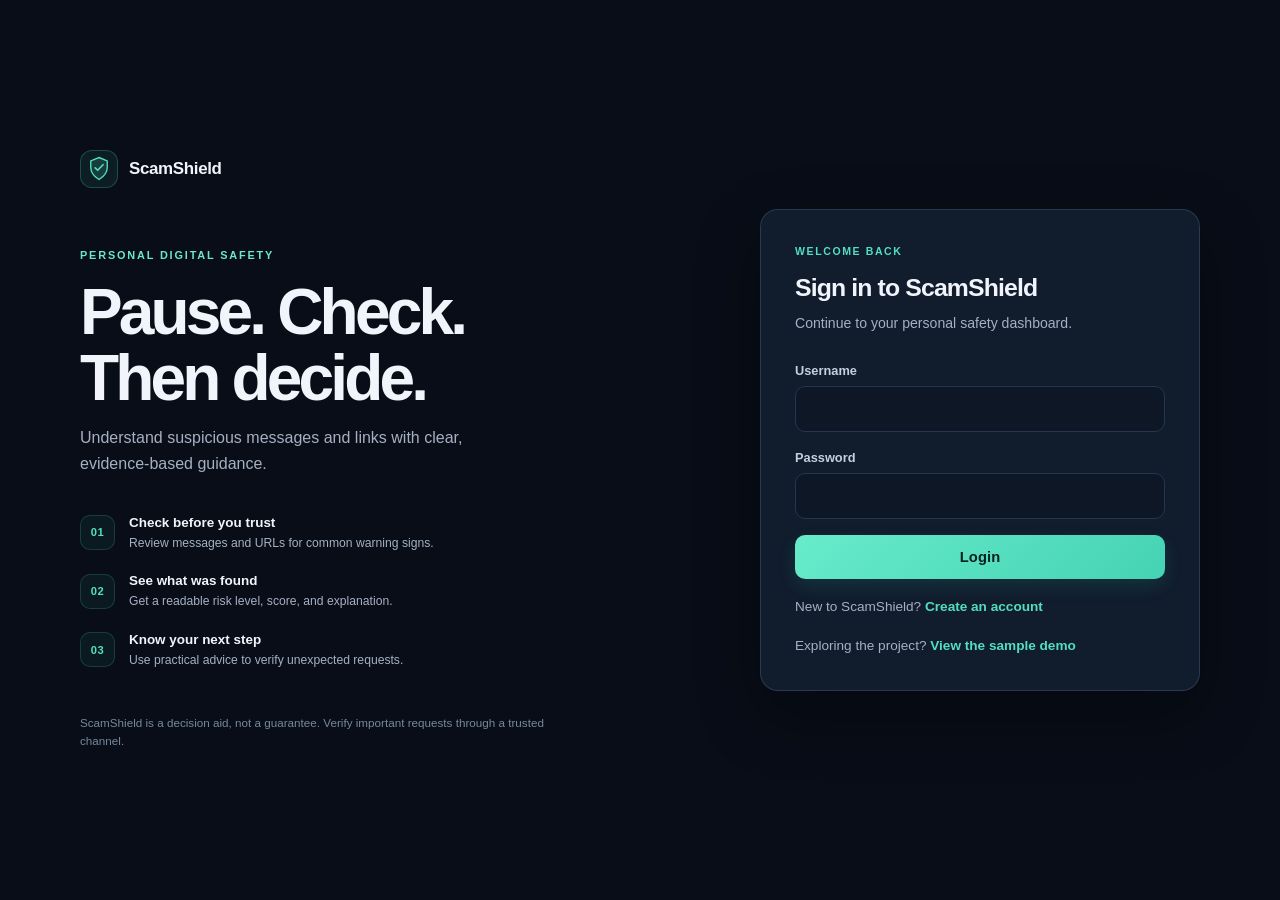
<file: AI-ScamShield/frontend/login.html>
<!DOCTYPE html>
<html lang="en">
<head>
<meta charset="UTF-8" />
<meta name="viewport" content="width=device-width, initial-scale=1.0" />
<title>Login - AI ScamShield</title>
<link rel="stylesheet" href="css/styles.css?v=20260927-premium" />
</head>
<body>
  <div class="auth-wrap">
    <main class="auth-shell">
    <section class="auth-brand-panel" aria-label="ScamShield overview">
      <a class="auth-brand" href="index.html">
        <span class="brand-mark" aria-hidden="true">
          <svg viewBox="0 0 32 36" focusable="false">
            <path d="M16 2 28 7v9c0 8-4.8 13.5-12 18C8.8 29.5 4 24 4 16V7l12-5Z" fill="currentColor" opacity=".16"/>
            <path d="M16 2 28 7v9c0 8-4.8 13.5-12 18C8.8 29.5 4 24 4 16V7l12-5Z" fill="none" stroke="currentColor" stroke-width="2"/>
            <path d="m10.5 17 3.6 3.6 7.8-8.1" fill="none" stroke="currentColor" stroke-linecap="round" stroke-linejoin="round" stroke-width="2.4"/>
          </svg>
        </span>
        <span>ScamShield</span>
      </a>
      <div class="auth-brand-copy">
        <span class="scanner-kicker">PERSONAL DIGITAL SAFETY</span>
        <h2>Pause. Check.<br />Then decide.</h2>
        <p>Understand suspicious messages and links with clear, evidence-based guidance.</p>
        <div class="auth-value-list">
          <div><span aria-hidden="true">01</span><p><strong>Check before you trust</strong><small>Review messages and URLs for common warning signs.</small></p></div>
          <div><span aria-hidden="true">02</span><p><strong>See what was found</strong><small>Get a readable risk level, score, and explanation.</small></p></div>
          <div><span aria-hidden="true">03</span><p><strong>Know your next step</strong><small>Use practical advice to verify unexpected requests.</small></p></div>
        </div>
      </div>
      <p class="auth-brand-footnote">ScamShield is a decision aid, not a guarantee. Verify important requests through a trusted channel.</p>
    </section>
    <div class="auth-card">
    <div class="auth-card-heading">
      <span class="auth-eyebrow">WELCOME BACK</span>
      <h1>Sign in to ScamShield</h1>
      <p class="sub">Continue to your personal safety dashboard.</p>
    </div>

    <div id="alert-box" class="alert alert-error" role="alert"></div>

      <form id="login-form">
        <div class="form-group">
          <label for="username">Username</label>
          <input type="text" id="username" required autocomplete="username" />
        </div>
        <div class="form-group">
          <label for="password">Password</label>
          <input type="password" id="password" required autocomplete="current-password" />
        </div>
        <button type="submit" class="btn btn-primary" id="login-btn">Login</button>
      </form>

      <p class="auth-switch">New to ScamShield? <a href="register.html">Create an account</a></p>
      <p class="auth-switch demo-link">Exploring the project? <a href="demo.html">View the sample demo</a></p>

      </div>
    </main>
  </div>

  <script src="js/api.js?v=20260927-file-origin"></script>
  <script>
    if (Auth.isLoggedIn()) window.location.href = "dashboard.html";

    document.getElementById("login-form").addEventListener("submit", async (e) => {
      e.preventDefault();
      hideAlert("alert-box");
      const btn = document.getElementById("login-btn");
      btn.disabled = true;
      btn.textContent = "Signing in...";

      try {
        const response = await apiRequest("/auth/login", {
          method: "POST",
          auth: false,
          body: {
            username: document.getElementById("username").value.trim(),
            password: document.getElementById("password").value,
          },
        });
        Auth.setSession(response);
        window.location.href = "dashboard.html";
      } catch (err) {
        showAlert("alert-box", friendlyErrorMessage(err, "We couldn't sign you in. Please try again."));
      } finally {
        btn.disabled = false;
        btn.textContent = "Login";
      }
    });
  </script>
</body>
</html>
</file>
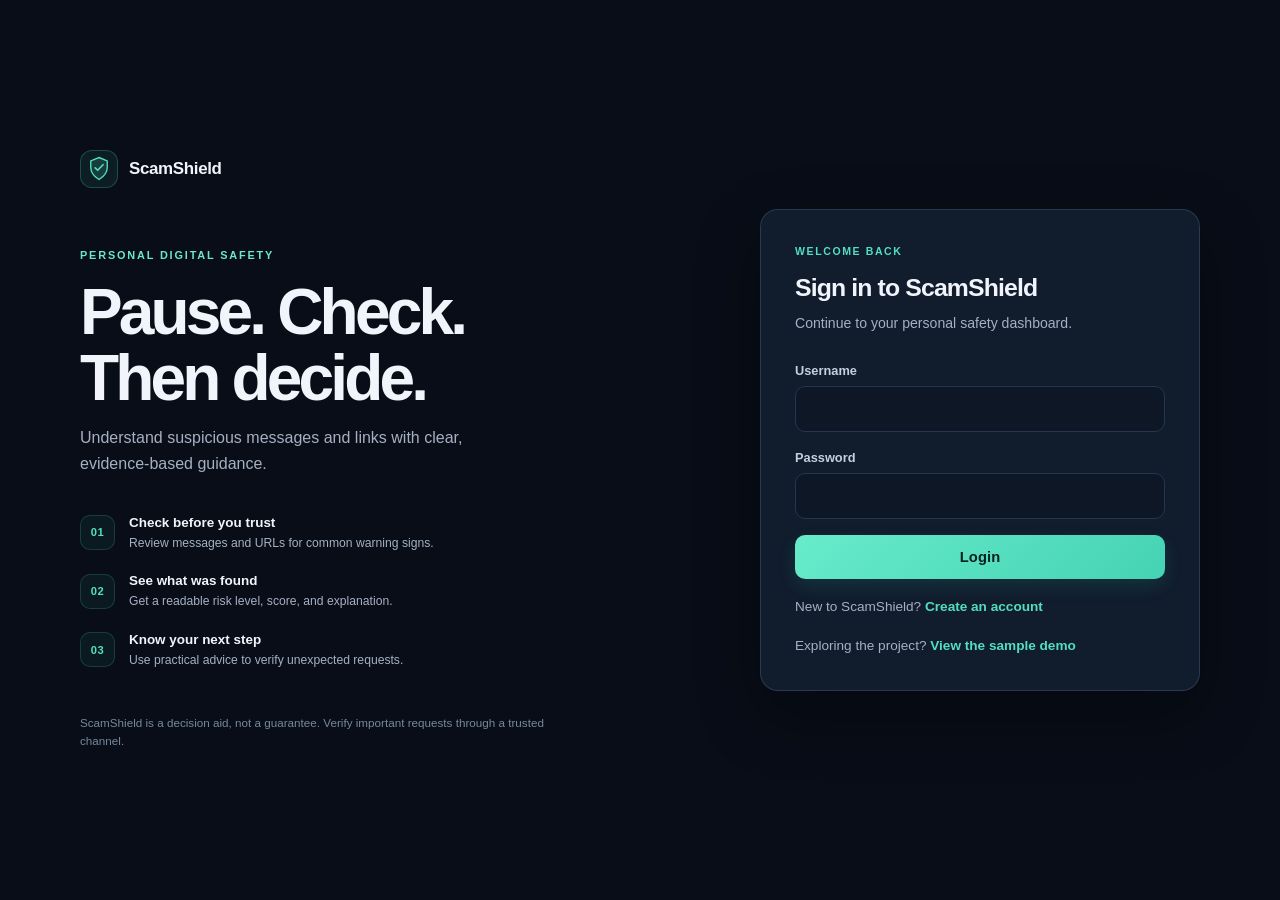
<file: AI-ScamShield/frontend/profile.html>
<!DOCTYPE html>
<html lang="en">
<head>
<meta charset="UTF-8" />
<meta name="viewport" content="width=device-width, initial-scale=1.0" />
<title>Profile - AI ScamShield</title>
<link rel="stylesheet" href="css/styles.css?v=20260927-premium" />
</head>
<body>
  <div id="navbar-mount"></div>

  <main class="container">
    <header class="page-intro">
      <div class="scanner-kicker">ACCOUNT</div>
      <h1 class="page-title">Your profile</h1>
      <p class="page-subtitle">Account details and ScamShield access.</p>
    </header>

    <section class="profile-layout" aria-label="Profile information">
      <div class="card">
        <div class="profile-summary">
          <div class="profile-avatar" id="profile-avatar" aria-hidden="true">U</div>
          <div>
            <h2 id="profile-name">ScamShield user</h2>
            <p>Protected with AI ScamShield</p>
          </div>
        </div>
        <a class="btn btn-primary" href="scanner.html">Scan a message</a>
      </div>
      <div class="card">
        <h2 class="result-card-heading">Account information</h2>
        <dl class="profile-details">
          <div class="profile-detail"><dt>Username</dt><dd id="p-username">-</dd></div>
          <div class="profile-detail"><dt>Email</dt><dd id="p-email">Not available</dd></div>
          <div class="profile-detail"><dt>Account type</dt><dd id="p-roles">-</dd></div>
          <div class="profile-detail"><dt>Account ID</dt><dd id="p-id">-</dd></div>
          <div class="profile-detail"><dt>Scans completed</dt><dd id="p-scans">-</dd></div>
          <div class="profile-detail"><dt>Member since</dt><dd id="p-created">-</dd></div>
        </dl>
        <p class="profile-note">Your account details are read-only in this version. Use the navigation menu to visit your scan history or sign out.</p>
      </div>
    </section>
  </main>

  <script src="js/api.js?v=20260927-file-origin"></script>
  <script>
    Auth.requireAuth();
    renderNavbar("profile.html");

    apiRequest("/profile").then((profile) => {
      const username = profile.username || "ScamShield user";
      document.getElementById("p-username").textContent = username;
      document.getElementById("profile-name").textContent = username;
      document.getElementById("profile-avatar").textContent = username.charAt(0).toUpperCase();
      document.getElementById("p-email").textContent = profile.email || "Not available";
      document.getElementById("p-roles").textContent = (profile.roles || [])
        .map((role) => role.replace(/^ROLE_/, "").toLowerCase().replace(/\b\w/g, (letter) => letter.toUpperCase()))
        .join(", ") || "User";
      document.getElementById("p-id").textContent = profile.id || "-";
      document.getElementById("p-scans").textContent = profile.totalScans ?? 0;
      document.getElementById("p-created").textContent = profile.createdAt ? formatDate(profile.createdAt) : "-";
    }).catch((error) => {
      document.getElementById("p-email").textContent = friendlyErrorMessage(error, "Account details could not be loaded.");
    });
  </script>
</body>
</html>
</file>
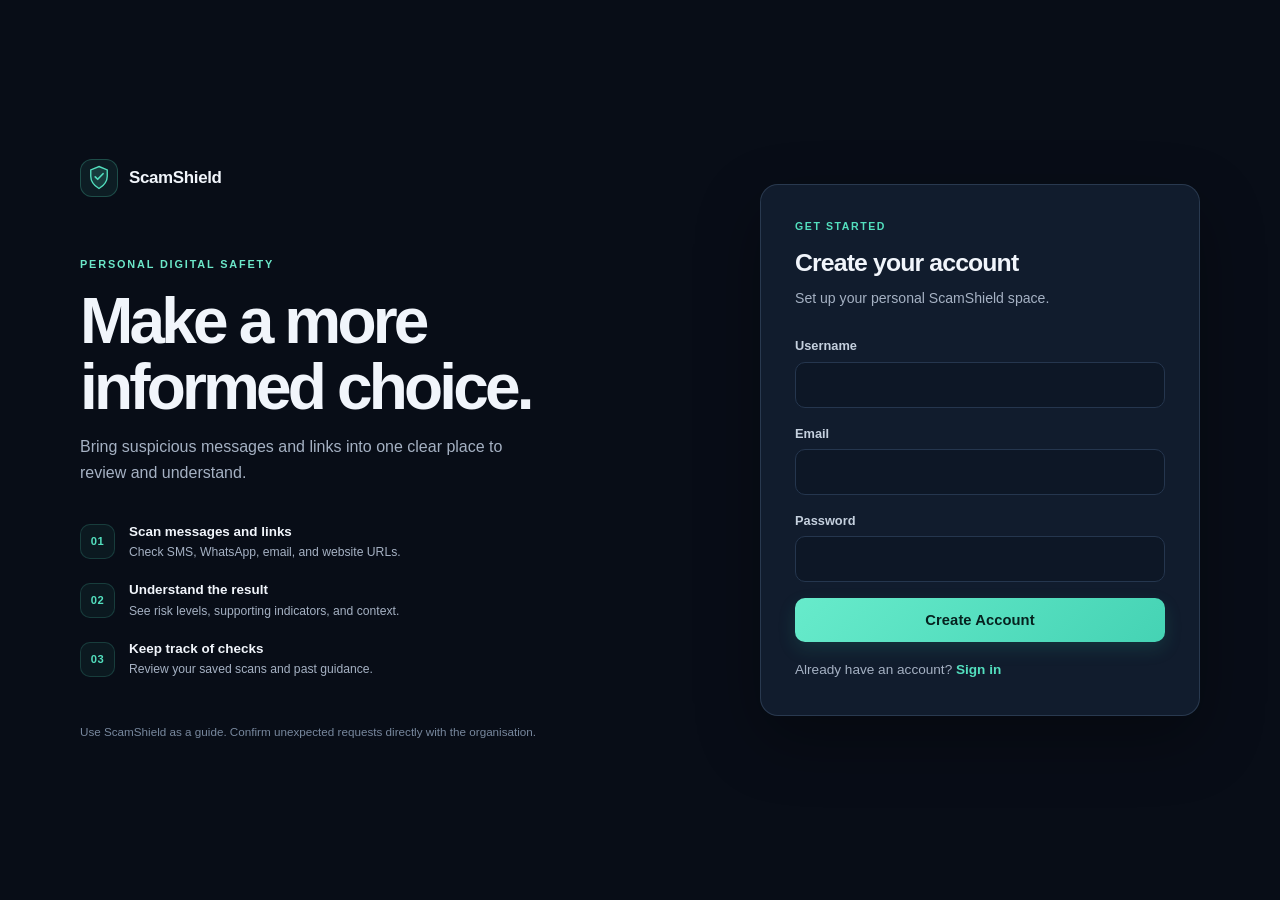
<file: AI-ScamShield/frontend/register.html>
<!DOCTYPE html>
<html lang="en">
<head>
<meta charset="UTF-8" />
<meta name="viewport" content="width=device-width, initial-scale=1.0" />
<title>Register - AI ScamShield</title>
<link rel="stylesheet" href="css/styles.css?v=20260927-premium" />
</head>
<body>
  <div class="auth-wrap">
    <main class="auth-shell">
    <section class="auth-brand-panel" aria-label="ScamShield overview">
      <a class="auth-brand" href="index.html">
        <span class="brand-mark" aria-hidden="true">
          <svg viewBox="0 0 32 36" focusable="false">
            <path d="M16 2 28 7v9c0 8-4.8 13.5-12 18C8.8 29.5 4 24 4 16V7l12-5Z" fill="currentColor" opacity=".16"/>
            <path d="M16 2 28 7v9c0 8-4.8 13.5-12 18C8.8 29.5 4 24 4 16V7l12-5Z" fill="none" stroke="currentColor" stroke-width="2"/>
            <path d="m10.5 17 3.6 3.6 7.8-8.1" fill="none" stroke="currentColor" stroke-linecap="round" stroke-linejoin="round" stroke-width="2.4"/>
          </svg>
        </span>
        <span>ScamShield</span>
      </a>
      <div class="auth-brand-copy">
        <span class="scanner-kicker">PERSONAL DIGITAL SAFETY</span>
        <h2>Make a more<br />informed choice.</h2>
        <p>Bring suspicious messages and links into one clear place to review and understand.</p>
        <div class="auth-value-list">
          <div><span aria-hidden="true">01</span><p><strong>Scan messages and links</strong><small>Check SMS, WhatsApp, email, and website URLs.</small></p></div>
          <div><span aria-hidden="true">02</span><p><strong>Understand the result</strong><small>See risk levels, supporting indicators, and context.</small></p></div>
          <div><span aria-hidden="true">03</span><p><strong>Keep track of checks</strong><small>Review your saved scans and past guidance.</small></p></div>
        </div>
      </div>
      <p class="auth-brand-footnote">Use ScamShield as a guide. Confirm unexpected requests directly with the organisation.</p>
    </section>
    <div class="auth-card">
    <div class="auth-card-heading">
      <span class="auth-eyebrow">GET STARTED</span>
      <h1>Create your account</h1>
      <p class="sub">Set up your personal ScamShield space.</p>
    </div>

    <div id="alert-box" class="alert alert-error" role="alert"></div>

      <form id="register-form">
        <div class="form-group">
          <label for="username">Username</label>
          <input type="text" id="username" required minlength="3" maxlength="50" autocomplete="username" />
        </div>
        <div class="form-group">
          <label for="email">Email</label>
          <input type="email" id="email" required autocomplete="email" />
        </div>
        <div class="form-group">
          <label for="password">Password</label>
          <input type="password" id="password" required minlength="6" autocomplete="new-password" />
        </div>
        <button type="submit" class="btn btn-primary" id="register-btn">Create Account</button>
      </form>

      <p class="auth-switch">Already have an account? <a href="login.html">Sign in</a></p>
      </div>
    </main>
  </div>

  <script src="js/api.js?v=20260927-file-origin"></script>
  <script>
    if (Auth.isLoggedIn()) window.location.href = "dashboard.html";

    document.getElementById("register-form").addEventListener("submit", async (e) => {
      e.preventDefault();
      hideAlert("alert-box");
      const btn = document.getElementById("register-btn");
      btn.disabled = true;
      btn.textContent = "Creating account...";

      try {
        const response = await apiRequest("/auth/register", {
          method: "POST",
          auth: false,
          body: {
            username: document.getElementById("username").value.trim(),
            email: document.getElementById("email").value.trim(),
            password: document.getElementById("password").value,
          },
        });
        Auth.setSession(response);
        window.location.href = "dashboard.html";
      } catch (err) {
        if (err.data && err.data.fieldErrors) {
          const msgs = Object.values(err.data.fieldErrors).join(" ");
          showAlert("alert-box", msgs);
        } else {
          showAlert("alert-box", friendlyErrorMessage(err, "We couldn't create your account. Please try again."));
        }
      } finally {
        btn.disabled = false;
        btn.textContent = "Create Account";
      }
    });
  </script>
</body>
</html>
</file>
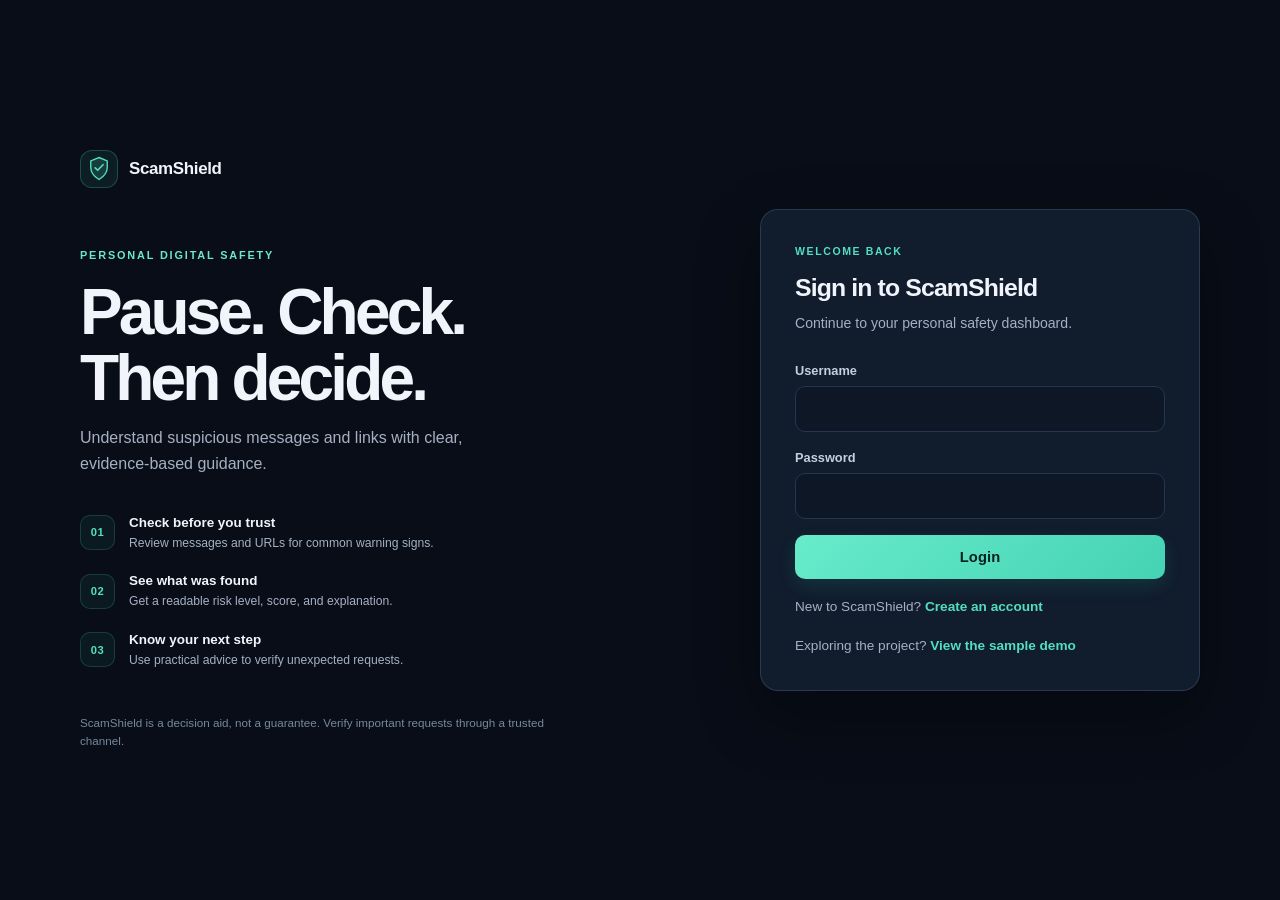
<file: AI-ScamShield/frontend/scanner.html>
<!DOCTYPE html>
<html lang="en">
<head>
<meta charset="UTF-8" />
<meta name="viewport" content="width=device-width, initial-scale=1.0" />
<title>Message Scanner - AI ScamShield</title>
<link rel="stylesheet" href="css/styles.css?v=20260927-premium" />
</head>
<body>
  <div id="navbar-mount"></div>

  <div class="container">
    <header class="scanner-heading">
      <div>
        <div class="scanner-kicker">MESSAGE SAFETY</div>
        <h1 class="page-title">Message Scanner</h1>
        <div class="page-subtitle">Check an SMS, WhatsApp, or email for common scam warning signs.</div>
      </div>
      <span class="scanner-status"><span class="status-dot"></span>Checks for common warning signs</span>
    </header>

    <div class="scanner-layout">
      <div class="card">
        <div class="scanner-card-heading">
          <span class="scanner-icon" aria-hidden="true">✉</span>
          <div>
            <h2>Check a message</h2>
            <p>Include the message text and, if helpful, sender details.</p>
          </div>
        </div>
        <div class="type-tabs" role="group" aria-label="Message type">
          <button type="button" class="type-tab active" data-type="SMS" aria-pressed="true">SMS</button>
          <button type="button" class="type-tab" data-type="WHATSAPP" aria-pressed="false">WhatsApp</button>
          <button type="button" class="type-tab" data-type="EMAIL" aria-pressed="false">Email</button>
        </div>

        <div id="alert-box" class="alert alert-error" role="alert"></div>

        <form id="scan-form">
          <div class="form-group">
            <label for="sender">Sender (optional)</label>
            <input type="text" id="sender" placeholder="e.g. +1-800-555-0199 or noreply@bank-alerts.com" />
          </div>
          <div class="form-group">
            <div class="message-input-heading">
              <label for="content">Message</label>
              <button type="button" class="btn btn-secondary paste-button" id="paste-button">Paste from clipboard</button>
            </div>
            <textarea id="content" maxlength="10000" placeholder="Paste or type a suspicious SMS, WhatsApp message, email, or social media message here..." aria-describedby="content-input-hint"></textarea>
            <span class="field-hint" id="content-input-hint">Avoid adding passwords, one-time codes, or other private information.</span>
          </div>
          <div class="scanner-actions">
            <button type="submit" class="btn btn-primary" id="analyze-btn">Scan Message</button>
            <button type="button" class="btn btn-secondary" id="clear-btn">Clear</button>
          </div>
          <div class="loading-bar" id="loading-bar" role="status" aria-label="Scanning message"><div class="fill"></div></div>
        </form>
      </div>

      <div class="card" id="result-card" aria-live="polite">
        <div class="result-placeholder">
          <span class="placeholder-icon" aria-hidden="true">⌕</span>
          <strong>Your message assessment will appear here</strong>
          <span>Submit a message to see its risk score, indicators, and recommended next step.</span>
        </div>
      </div>
    </div>

    <section class="learning-section" aria-labelledby="message-signals-heading">
      <div class="learning-heading">
        <div>
          <div class="scanner-kicker">BUILD YOUR SCAM AWARENESS</div>
          <h2 id="message-signals-heading">Common pressure tactics to notice</h2>
          <p>Scam messages often try to make careful thinking feel difficult or urgent.</p>
        </div>
      </div>
      <div class="learning-grid">
        <article class="learning-card">
          <span class="learning-number">01</span>
          <h3>Urgency or threats</h3>
          <p>“Act now” or threats to close an account can be used to pressure you into skipping verification.</p>
        </article>
        <article class="learning-card">
          <span class="learning-number">02</span>
          <h3>Requests for secrets</h3>
          <p>Never share passwords, PINs, or one-time codes with someone who contacts you unexpectedly.</p>
        </article>
        <article class="learning-card">
          <span class="learning-number">03</span>
          <h3>Unexpected money or prizes</h3>
          <p>Be cautious of surprise winnings, guaranteed returns, job offers, or requests to pay a fee upfront.</p>
        </article>
      </div>
      <aside class="safety-callout">
        <span class="callout-icon" aria-hidden="true">✓</span>
        <div>
          <strong>Pause, verify, then decide</strong>
          <p>Contact the organisation using a number or website you already trust—not the link or contact details in the message. Report and block suspicious senders when appropriate.</p>
        </div>
      </aside>
      <p class="learning-disclaimer">This analysis looks for common patterns and may miss new tactics or flag unusual but legitimate messages. Treat its result as a guide, not a guarantee.</p>
    </section>
  </div>

  <script src="js/api.js?v=20260927-file-origin"></script>
  <script>
    Auth.requireAuth();
    renderNavbar("scanner.html");

    let selectedType = "SMS";
    document.querySelectorAll(".type-tab").forEach((tab) => {
      tab.addEventListener("click", () => {
        document.querySelectorAll(".type-tab").forEach((t) => {
          t.classList.remove("active");
          t.setAttribute("aria-pressed", "false");
        });
        tab.classList.add("active");
        tab.setAttribute("aria-pressed", "true");
        selectedType = tab.dataset.type;
      });
    });

    let currentScanId = null;
    const clearButton = document.getElementById("clear-btn");
    const contentField = document.getElementById("content");

    document.getElementById("paste-button").addEventListener("click", async () => {
      if (!navigator.clipboard || !navigator.clipboard.readText) {
        showAlert("alert-box", "Clipboard access is unavailable in this browser. Click the message box and paste with Ctrl+V (or Command+V).");
        return;
      }

      try {
        const clipboardText = await navigator.clipboard.readText();
        if (!clipboardText) {
          showAlert("alert-box", "Your clipboard is empty. Copy a message first, then try pasting again.");
          return;
        }

        const start = contentField.selectionStart;
        const end = contentField.selectionEnd;
        const availableLength = contentField.maxLength - (contentField.value.length - (end - start));
        contentField.setRangeText(clipboardText.slice(0, availableLength), start, end, "end");
        contentField.focus();
        hideAlert("alert-box");
      } catch (error) {
        const detail = error instanceof Error ? error.message : String(error);
        showAlert("alert-box", `Couldn't read the clipboard (${detail}). Allow clipboard access, or click the message box and paste with Ctrl+V (or Command+V).`);
      }
    });

    clearButton.addEventListener("click", () => {
      contentField.value = "";
      document.getElementById("sender").value = "";
      currentScanId = null;
      hideAlert("alert-box");
      document.getElementById("result-card").innerHTML = `
        <div class="result-placeholder">
          <span class="placeholder-icon" aria-hidden="true">⌕</span>
          <strong>Your message assessment will appear here</strong>
          <span>Submit a message to see its risk score, indicators, and recommended next step.</span>
        </div>`;
      contentField.focus();
    });

    document.getElementById("scan-form").addEventListener("submit", async (e) => {
      e.preventDefault();
      hideAlert("alert-box");
      const btn = document.getElementById("analyze-btn");
      const loadingBar = document.getElementById("loading-bar");
      const content = contentField.value.trim();
      if (!content) {
        showAlert("alert-box", "Please paste or type a message before scanning.");
        contentField.focus();
        return;
      }
      btn.disabled = true;
      clearButton.disabled = true;
      loadingBar.style.display = "block";
      btn.textContent = "Scanning...";

      try {
        const result = await apiRequest("/scans/message", {
          method: "POST",
          body: {
            content,
            senderInfo: document.getElementById("sender").value || null,
            messageType: selectedType,
          },
        });
        currentScanId = result.id;
        renderResult(result);
      } catch (err) {
        showAlert("alert-box", friendlyErrorMessage(err, "Something went wrong while analyzing this message. Please try again."));
      } finally {
        btn.disabled = false;
        clearButton.disabled = false;
        loadingBar.style.display = "none";
        btn.textContent = "Scan Message";
      }
    });

    function renderResult(result) {
      const card = document.getElementById("result-card");
      const classification = ["SAFE", "SUSPICIOUS", "LIKELY_SCAM"].includes(result.classification)
        ? result.classification : "SUSPICIOUS";
      const resultLabel = classification === "SAFE" ? "SAFE" : "SCAM";
      const riskLevel = { SAFE: "Low", SUSPICIOUS: "Medium", LIKELY_SCAM: "High" }[classification];
      const statusIcon = { SAFE: "✓", SUSPICIOUS: "⚠", LIKELY_SCAM: "!" }[classification];
      const highRisk = result.riskScore >= 60
        ? `<div class="high-risk-warning" role="alert"><strong>High risk detected — ${Number(result.riskScore)}/100</strong><span>Don't click suspicious links or share OTPs, passwords, or banking information.</span></div>`
        : "";
      card.innerHTML = `
        <h2 class="result-card-heading">Scan result</h2>
        ${highRisk}
        <div class="risk-header">
          <div class="risk-status">
            <span class="risk-status-icon ${classification}" aria-hidden="true">${statusIcon}</span>
            <span class="risk-status-copy">
              <small>Detection result</small>
              <strong>${resultLabel}</strong>
            </span>
          </div>
          <span class="risk-badge ${classification}">${riskLevel} risk · ${Number(result.riskScore)}/100</span>
        </div>
        <div class="risk-score-bar">
          <div class="risk-score-fill ${classification}" style="width:${Number(result.riskScore)}%;"></div>
        </div>
        <p class="status-explainer">${classification === "SAFE" ? "No strong warning signs were found. Stay cautious with unexpected requests." : classification === "SUSPICIOUS" ? "Possible scam patterns were found. Verify independently before taking action." : "Several warning signs were found. Do not follow the request or share sensitive information."}</p>
        <div class="result-meta">
          <span><small>Scam type</small><strong>${escapeHtml(formatScamType(result.scamType))}</strong></span>
          <span><small>Confidence*</small><strong>${Number(result.confidenceScore)}%</strong></span>
        </div>

        <div class="section-label">Warning signs</div>
        <ul class="indicator-list">
          ${
            result.indicators.length
              ? result.indicators.map((i) => `<li>${escapeHtml(i.description)}</li>`).join("")
              : "<li>No specific indicators detected.</li>"
          }
        </ul>

        <div class="section-label">Why this result?</div>
        <div class="explanation-box">${escapeHtml(result.explanation)}</div>

        <div class="section-label">Recommended Action</div>
        <div class="recommendation-box">${escapeHtml(result.recommendation)}</div>

        <div class="engine-tag">Analysis engine: ${result.analysisEngine === "AI_LLM" ? "AI / LLM provider" : "Local NLP rule engine (offline)"}</div>

        <div class="feedback-row">
          <button class="btn btn-secondary" onclick="submitFeedback(true)">This was a scam</button>
          <button class="btn btn-secondary" onclick="submitFeedback(false)">This was safe</button>
        </div>
        <div id="feedback-msg" class="field-hint" role="status" style="display:none;">Thanks for your feedback!</div>
        <a class="assistant-link" href="assistant.html?scanId=${Number(result.id)}">Ask ScamShield about this analysis <span aria-hidden="true">→</span></a>
        <p class="assistant-footnote">*Evidence confidence is based on the number and weight of detected indicators; it is not a calibrated probability.</p>
      `;
    }

    async function submitFeedback(confirmedScam) {
      if (!currentScanId) return;
      try {
        await apiRequest("/feedback", {
          method: "POST",
          body: { scanId: currentScanId, confirmedScam },
        });
        document.getElementById("feedback-msg").style.display = "block";
      } catch (err) {
        const feedbackMessage = document.getElementById("feedback-msg");
        feedbackMessage.textContent = friendlyErrorMessage(err, "Couldn't save your feedback. Please try again.");
        feedbackMessage.style.display = "block";
      }
    }

    function escapeHtml(str) {
      const div = document.createElement("div");
      div.textContent = str || "";
      return div.innerHTML;
    }

    function formatScamType(type) {
      if (type === "MALICIOUS_LINK") return "Suspicious Link";
      return (type || "OTHER").replaceAll("_", " ").toLowerCase()
        .replace(/\b\w/g, (letter) => letter.toUpperCase());
    }
  </script>
</body>
</html>
</file>
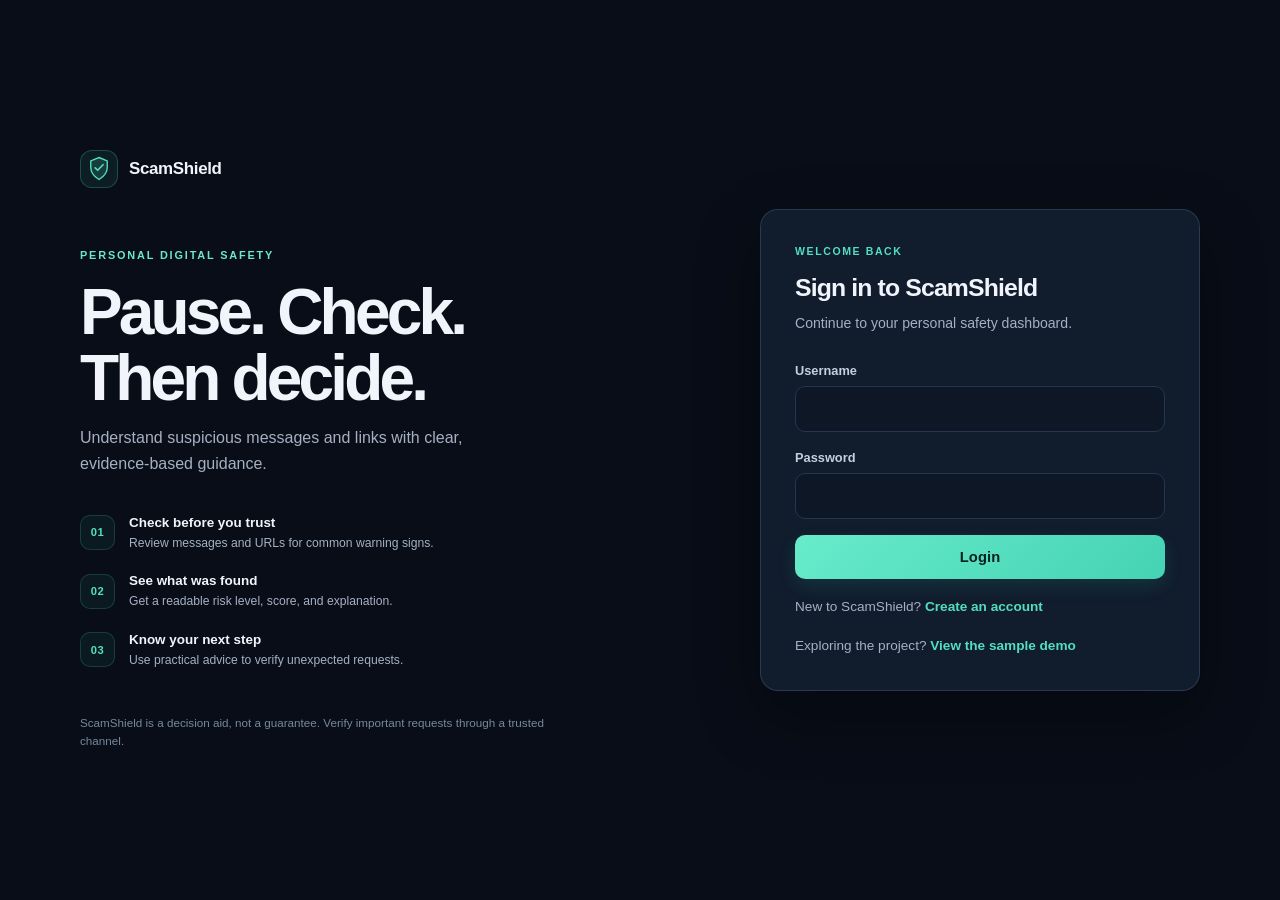
<file: AI-ScamShield/frontend/url-scanner.html>
<!DOCTYPE html>
<html lang="en">
<head>
<meta charset="UTF-8" />
<meta name="viewport" content="width=device-width, initial-scale=1.0" />
<title>URL Scanner - AI ScamShield</title>
<link rel="stylesheet" href="css/styles.css?v=20260927-premium" />
</head>
<body>
  <div id="navbar-mount"></div>

  <div class="container">
    <header class="scanner-heading">
      <div>
        <div class="scanner-kicker">LINK SAFETY</div>
        <h1 class="page-title">URL Scanner</h1>
        <div class="page-subtitle">Check a suspicious link for warning signs before you open it.</div>
      </div>
      <span class="scanner-status"><span class="status-dot"></span>Link safety check</span>
    </header>

    <div class="scanner-layout">
      <div class="card">
        <div class="scanner-card-heading">
          <span class="scanner-icon" aria-hidden="true">↗</span>
          <div>
            <h2>Check a link</h2>
            <p>Paste the URL as it appeared in the message.</p>
          </div>
        </div>
        <div id="alert-box" class="alert alert-error" role="alert"></div>

        <form id="url-form">
          <div class="form-group">
            <label for="url">Website link</label>
            <input type="text" id="url" autocomplete="url" spellcheck="false"
              inputmode="url" autocapitalize="none" placeholder="Paste a suspicious website link here..." aria-describedby="url-input-hint" />
            <span class="field-hint" id="url-input-hint">You can paste the full link without opening it.</span>
          </div>
          <button type="submit" class="btn btn-primary" id="analyze-btn">Scan URL</button>
          <div class="loading-bar" id="loading-bar" role="status" aria-label="Scanning URL"><div class="fill"></div></div>
        </form>

        <p class="scanner-privacy-note">
          <span aria-hidden="true">ⓘ</span>
          The scanner checks the URL's structure only. It does not open or crawl the link.
        </p>
      </div>

      <div class="card" id="result-card" aria-live="polite">
        <div class="result-placeholder">
          <span class="placeholder-icon" aria-hidden="true">⌕</span>
          <strong>Your link assessment will appear here</strong>
          <span>Paste a URL to see its risk score, indicators, and recommended next step.</span>
        </div>
      </div>
    </div>

    <section class="learning-section" aria-labelledby="url-signals-heading">
      <div class="learning-heading">
        <div>
          <div class="scanner-kicker">KNOW WHAT TO LOOK FOR</div>
          <h2 id="url-signals-heading">Small link details can matter</h2>
          <p>These are useful clues to check before you trust a link.</p>
        </div>
      </div>
      <div class="learning-grid">
        <article class="learning-card">
          <span class="learning-number">01</span>
          <h3>Read the real domain</h3>
          <p>Check the name immediately before the final suffix. Extra words or misspellings can make a lookalike site seem familiar.</p>
        </article>
        <article class="learning-card">
          <span class="learning-number">02</span>
          <h3>Be careful with shortened links</h3>
          <p>A shortened address hides where it leads. If you weren't expecting it, verify with the sender through a separate trusted channel.</p>
        </article>
        <article class="learning-card">
          <span class="learning-number">03</span>
          <h3>HTTPS is not proof</h3>
          <p>The lock icon only means a connection is encrypted. It does not confirm that the site or the person asking is legitimate.</p>
        </article>
      </div>
      <aside class="safety-callout">
        <span class="callout-icon" aria-hidden="true">!</span>
        <div>
          <strong>When in doubt, go directly to the source</strong>
          <p>Open the official app or type its known address yourself. Never enter a password, payment details, or one-time code from a link in an unexpected message.</p>
        </div>
      </aside>
      <p class="learning-disclaimer">A low score cannot guarantee that a link is safe. This check looks at URL structure and does not verify the website's current content or reputation.</p>
    </section>
  </div>

  <script src="js/api.js?v=20260927-file-origin"></script>
  <script>
    Auth.requireAuth();
    renderNavbar("url-scanner.html");

    let currentScanId = null;

    document.getElementById("url-form").addEventListener("submit", async (e) => {
      e.preventDefault();
      hideAlert("alert-box");
      const btn = document.getElementById("analyze-btn");
      const loadingBar = document.getElementById("loading-bar");
      const url = document.getElementById("url").value.trim();
      if (!url) {
        showAlert("alert-box", "Please enter a valid URL.");
        document.getElementById("url").focus();
        return;
      }
      btn.disabled = true;
      loadingBar.style.display = "block";
      btn.textContent = "Scanning...";

      try {
        const result = await apiRequest("/scans/url", {
          method: "POST",
          body: { url },
        });
        currentScanId = result.id;
        renderResult(result);
      } catch (err) {
        showAlert("alert-box", err.status === 400
          ? "Please enter a valid URL and try again."
          : friendlyErrorMessage(err, "Something went wrong while analyzing this link. Please try again."));
      } finally {
        btn.disabled = false;
        loadingBar.style.display = "none";
        btn.textContent = "Scan URL";
      }
    });

    function renderResult(result) {
      const card = document.getElementById("result-card");
      const classification = ["SAFE", "SUSPICIOUS", "LIKELY_SCAM"].includes(result.classification)
        ? result.classification : "SUSPICIOUS";
      const statusIcon = { SAFE: "✓", SUSPICIOUS: "⚠", LIKELY_SCAM: "!" }[classification];
      const highRisk = result.riskScore >= 60
        ? `<div class="high-risk-warning" role="alert"><strong>High risk detected — ${Number(result.riskScore)}/100</strong><span>Don't open this link or enter passwords, one-time codes, or payment details.</span></div>`
        : "";
      card.innerHTML = `
        <h2 class="result-card-heading">Scan result</h2>
        ${highRisk}
        <div class="risk-header">
          <div class="risk-status">
            <span class="risk-status-icon ${classification}" aria-hidden="true">${statusIcon}</span>
            <span class="risk-status-copy">
              <small>Risk status</small>
              <strong>${escapeHtml(riskLabel(classification))}</strong>
            </span>
          </div>
          <span class="risk-badge ${classification}">${Number(result.riskScore)}/100 risk</span>
        </div>
        <div class="risk-score-bar">
          <div class="risk-score-fill ${classification}" style="width:${Number(result.riskScore)}%;"></div>
        </div>
        <p class="status-explainer">${classification === "SAFE" ? "No strong warning signs were found. Stay cautious with unexpected requests." : classification === "SUSPICIOUS" ? "Some warning signs were found. Verify independently before taking action." : "Several warning signs were found. Do not open the link or share sensitive information."}</p>
        <div class="result-meta">
          <span><small>Threat type</small><strong>${escapeHtml(formatScamType(result.scamType))}</strong></span>
          <span><small>Confidence*</small><strong>${Number(result.confidenceScore)}%</strong></span>
        </div>

        <div class="section-label">Warning signs</div>
        <ul class="indicator-list">
          ${
            result.indicators.length
              ? result.indicators.map((i) => `<li>${escapeHtml(i.description)}</li>`).join("")
              : "<li>No structural red flags detected.</li>"
          }
        </ul>

        <div class="section-label">Why this result?</div>
        <div class="explanation-box">${escapeHtml(result.technicalAnalysis || result.explanation)}</div>

        <div class="section-label">Recommended Action</div>
        <div class="recommendation-box">${escapeHtml(result.recommendation)}</div>

        <div class="engine-tag">Analysis engine: ${result.analysisEngine === "AI_LLM" ? "AI / LLM provider" : "Local NLP rule engine (offline)"}</div>

        <div class="feedback-row">
          <button class="btn btn-secondary" onclick="submitFeedback(true)">This was a scam</button>
          <button class="btn btn-secondary" onclick="submitFeedback(false)">This was safe</button>
        </div>
        <div id="feedback-msg" class="field-hint" role="status" style="display:none;">Thanks for your feedback!</div>
        <a class="assistant-link" href="assistant.html?scanId=${Number(result.id)}">Ask ScamShield about this analysis <span aria-hidden="true">→</span></a>
        <p class="assistant-footnote">*Evidence confidence is based on the number and weight of detected indicators; it is not a calibrated probability. HTTPS alone does not make a site trustworthy.</p>
      `;
    }

    async function submitFeedback(confirmedScam) {
      if (!currentScanId) return;
      try {
        await apiRequest("/feedback", {
          method: "POST",
          body: { scanId: currentScanId, confirmedScam },
        });
        document.getElementById("feedback-msg").style.display = "block";
      } catch (err) {
        const feedbackMessage = document.getElementById("feedback-msg");
        feedbackMessage.textContent = friendlyErrorMessage(err, "Couldn't save your feedback. Please try again.");
        feedbackMessage.style.display = "block";
      }
    }

    function escapeHtml(str) {
      const div = document.createElement("div");
      div.textContent = str || "";
      return div.innerHTML;
    }

    function formatScamType(type) {
      if (type === "MALICIOUS_LINK") return "Suspicious Link";
      return (type || "OTHER").replaceAll("_", " ").toLowerCase()
        .replace(/\b\w/g, (letter) => letter.toUpperCase());
    }
  </script>
</body>
</html>
</file>
<file: AI-ScamShield/frontend/css/styles.css>
:root{
  --bg-primary:#080d17;
  --bg-secondary:#0d1625;
  --bg-card:#111c2d;
  --border:#25364e;
  --text-primary:#f1f5fb;
  --text-secondary:#a5b1c3;
  --accent:#53dfbe;
  --accent-dark:#24bda5;
  --safe:#37d891;
  --suspicious:#f2b84b;
  --scam:#f16d7d;
  --radius:16px;
  --shadow:0 16px 42px rgba(0,0,0,.24);
}
*{box-sizing:border-box;margin:0;padding:0;}
body{
  font-family:'Segoe UI',Roboto,-apple-system,sans-serif;
  background:
    radial-gradient(ellipse at 12% -12%,rgba(44,111,122,.14),transparent 42%),
    var(--bg-primary);
  color:var(--text-primary);
  min-height:100vh;
  line-height:1.5;
}
a{color:inherit;text-decoration:none;}
button,input,select,textarea{font:inherit;}
:focus-visible{outline:3px solid rgba(45,212,191,.8);outline-offset:3px;}

/* ---------- Layout ---------- */
.navbar{
  display:grid;grid-template-columns:auto minmax(0,1fr) auto;align-items:center;gap:22px;
  min-height:76px;padding:12px clamp(18px,3vw,44px);background:rgba(13,22,37,.94);
  border-bottom:1px solid var(--border);position:sticky;top:0;z-index:50;
  backdrop-filter:blur(14px);
}
.navbar .brand{display:flex;align-items:center;gap:11px;font-weight:750;font-size:1.04rem;letter-spacing:-.02em;white-space:nowrap;}
.brand-mark{display:grid;place-items:center;width:38px;height:38px;border:1px solid rgba(83,223,190,.24);
  border-radius:12px;background:rgba(83,223,190,.08);color:var(--accent);}
.brand-mark svg{width:22px;height:25px;}
.navlinks{display:flex;gap:3px;align-items:center;justify-content:center;flex-wrap:nowrap;min-width:0;}
.navlinks a{
  padding:9px 11px;border-radius:9px;color:var(--text-secondary);font-size:.82rem;font-weight:550;white-space:nowrap;
  transition:background-color .15s,color .15s;
}
.navlinks a:hover, .navlinks a.active{background:rgba(83,223,190,.1);color:var(--accent);}
.navlinks a.active{box-shadow:inset 0 0 0 1px rgba(83,223,190,.14);}
.nav-user{display:flex;align-items:center;gap:10px;white-space:nowrap;}
.nav-identity{display:flex;align-items:center;gap:9px;min-width:0;}
.nav-avatar{display:grid;place-items:center;width:34px;height:34px;flex:0 0 34px;border:1px solid #33435a;
  border-radius:50%;background:#17263a;color:#d9e6f5;font-size:.76rem;font-weight:700;}
.nav-user-copy{display:grid;gap:1px;min-width:0;}
.nav-username{max-width:105px;overflow:hidden;color:var(--text-primary);font-size:.78rem;font-weight:650;text-overflow:ellipsis;}
.nav-user-role{color:var(--text-secondary);font-size:.66rem;}
.badge-role{background:rgba(45,212,191,.15);color:var(--accent);padding:3px 10px;border-radius:20px;font-size:.72rem;font-weight:600;}
.btn-logout{background:rgba(255,255,255,.025);border:1px solid var(--border);color:#c3cddd;padding:8px 12px;border-radius:9px;cursor:pointer;font-size:.78rem;font-weight:600;white-space:nowrap;}
.btn-logout:hover{border-color:var(--scam);color:var(--scam);}
.nav-toggle{display:none;width:42px;height:40px;padding:9px;border:1px solid var(--border);border-radius:9px;background:var(--bg-card);cursor:pointer;}
.nav-toggle span{display:block;height:2px;margin:4px 0;border-radius:2px;background:var(--text-primary);transition:transform .16s,opacity .16s;}
.nav-open .nav-toggle span:first-child{transform:translateY(6px) rotate(45deg);}
.nav-open .nav-toggle span:nth-child(2){opacity:0;}
.nav-open .nav-toggle span:last-child{transform:translateY(-6px) rotate(-45deg);}

.container{width:min(100% - 48px,1280px);margin:0 auto;padding:42px 0 72px;}
.page-title{font-size:1.6rem;font-weight:700;margin-bottom:6px;}
.page-subtitle{color:var(--text-secondary);margin-bottom:26px;font-size:.95rem;line-height:1.6;}
.scanner-heading{display:flex;align-items:center;justify-content:space-between;gap:20px;margin-bottom:24px;}
.scanner-heading .page-title{font-size:1.9rem;letter-spacing:-.035em;margin:3px 0 5px;}
.scanner-heading .page-subtitle{margin:0;max-width:660px;line-height:1.55;}
.scanner-kicker{color:var(--accent);font-size:.7rem;font-weight:700;letter-spacing:.14em;}
.scanner-status{display:inline-flex;align-items:center;gap:8px;padding:9px 13px;border:1px solid var(--border);
  border-radius:999px;background:rgba(45,212,191,.05);color:var(--text-secondary);font-size:.77rem;white-space:nowrap;}
.status-dot{width:7px;height:7px;border-radius:50%;background:var(--accent);box-shadow:0 0 10px rgba(45,212,191,.55);}

/* ---------- Auth pages ---------- */
.auth-wrap{
  min-height:100vh;display:flex;align-items:center;justify-content:center;
  background:var(--bg-primary);
  padding:20px;
}
.auth-card{
  background:var(--bg-card);border:1px solid var(--border);border-radius:var(--radius);
  padding:36px 32px;width:100%;max-width:400px;box-shadow:var(--shadow);
}
.auth-card .shield-logo{text-align:center;font-size:2.2rem;color:var(--accent);margin-bottom:8px;}
.auth-card h1{text-align:center;font-size:1.4rem;margin-bottom:4px;}
.auth-card p.sub{text-align:center;color:var(--text-secondary);font-size:.85rem;margin-bottom:24px;}
.form-group{margin-bottom:16px;}
.form-group label{display:block;font-size:.82rem;color:var(--text-secondary);margin-bottom:6px;}
.form-group input,.form-group select,.form-group textarea{
  width:100%;padding:11px 13px;background:var(--bg-secondary);border:1px solid var(--border);
  border-radius:8px;color:var(--text-primary);font-size:.92rem;outline:none;
  transition:border-color .15s,box-shadow .15s,background-color .15s;
}
.filters-row input,.filters-row select,.form-group select{
  min-height:42px;background-color:#101b2b;color:var(--text-primary);color-scheme:dark;
  border:1px solid var(--border);border-radius:10px;
}
.filters-row select{padding:9px 34px 9px 12px;}
.filters-row input::placeholder,.form-group input::placeholder,.form-group textarea::placeholder{color:#7889a0;}
.form-group input:focus,.form-group select:focus,.form-group textarea:focus{border-color:var(--accent);box-shadow:0 0 0 3px rgba(45,212,191,.11);}
.form-error{color:var(--scam);font-size:.78rem;margin-top:5px;display:none;}
.btn{
  display:inline-flex;align-items:center;justify-content:center;gap:8px;
  padding:11px 20px;border-radius:8px;border:none;cursor:pointer;font-size:.92rem;font-weight:600;
  transition:opacity .15s, transform .1s,background-color .15s,border-color .15s;
}
.btn:active{transform:scale(.98);}
.btn-primary{background:var(--accent);color:#06221f;width:100%;}
.btn-primary:hover{opacity:.92;}
.btn-secondary{background:var(--bg-secondary);border:1px solid var(--border);color:var(--text-primary);}
.btn-danger{background:rgba(239,68,68,.15);color:var(--scam);border:1px solid rgba(239,68,68,.3);}
.btn:disabled{opacity:.6;cursor:not-allowed;}
.auth-switch{text-align:center;margin-top:18px;font-size:.85rem;color:var(--text-secondary);}
.auth-switch a{color:var(--accent);font-weight:600;}
.alert{padding:11px 14px;border-radius:8px;font-size:.85rem;margin-bottom:16px;display:none;}
.alert-error{background:rgba(239,68,68,.12);color:#fca5a5;border:1px solid rgba(239,68,68,.25);}
.alert-success{background:rgba(34,197,94,.12);color:#86efac;border:1px solid rgba(34,197,94,.25);}

/* ---------- Cards / Grid ---------- */
.grid{display:grid;gap:18px;}
.grid-4{grid-template-columns:repeat(4,1fr);}
.grid-2{grid-template-columns:repeat(2,1fr);}
@media(max-width:900px){.grid-4{grid-template-columns:repeat(2,1fr);}.grid-2{grid-template-columns:1fr;}}
@media(max-width:560px){.grid-4{grid-template-columns:1fr;}}

.card{
  background:linear-gradient(155deg,rgba(20,32,50,.98),rgba(15,25,40,.98));
  border:1px solid rgba(67,88,116,.42);border-radius:var(--radius);
  padding:24px;box-shadow:0 12px 34px rgba(0,0,0,.16);
}
.stat-card{display:flex;flex-direction:column;gap:6px;}
.stat-card .label{color:var(--text-secondary);font-size:.8rem;text-transform:uppercase;letter-spacing:.04em;}
.stat-card .value{font-size:1.8rem;font-weight:700;}
.stat-card.safe .value{color:var(--safe);}
.stat-card.suspicious .value{color:var(--suspicious);}
.stat-card.scam .value{color:var(--scam);}

/* ---------- Scanner ---------- */
.scanner-layout{display:grid;grid-template-columns:1.1fr 1fr;gap:22px;}
@media(max-width:900px){.scanner-layout{grid-template-columns:1fr;}}
.scanner-layout>.card{box-shadow:var(--shadow);}
.scanner-card-heading{display:flex;align-items:center;gap:12px;margin-bottom:22px;}
.scanner-icon{display:grid;place-items:center;width:42px;height:42px;flex:0 0 42px;border-radius:12px;
  background:rgba(45,212,191,.11);color:var(--accent);font-size:1.3rem;}
.scanner-card-heading h2{font-size:1rem;margin-bottom:4px;}
.scanner-card-heading p,.field-hint{color:var(--text-secondary);font-size:.78rem;line-height:1.5;}
.field-hint{display:block;margin-top:7px;}
.scanner-privacy-note{display:flex;gap:9px;align-items:flex-start;margin-top:17px;padding:12px;
  border:1px solid var(--border);border-radius:8px;background:rgba(255,255,255,.02);
  color:var(--text-secondary);font-size:.78rem;line-height:1.5;}
.scanner-privacy-note span{color:var(--accent);font-weight:700;}
.scanner-layout .form-group input:focus,.scanner-layout .form-group textarea:focus{box-shadow:0 0 0 3px rgba(45,212,191,.1);}
.scanner-actions{display:grid;grid-template-columns:minmax(0,1fr) auto;gap:10px;}
.scanner-actions .btn-primary{width:auto;}
.message-input-heading{display:flex;align-items:center;justify-content:space-between;gap:10px;margin-bottom:7px;}
.message-input-heading label{margin:0;}
.paste-button{width:auto;padding:7px 11px;font-size:.76rem;}
.type-tabs{display:flex;gap:8px;margin-bottom:18px;}
.type-tab{flex:1;text-align:center;padding:10px;border-radius:8px;border:1px solid var(--border);
  background:var(--bg-secondary);cursor:pointer;font-size:.85rem;font-weight:600;color:var(--text-secondary);}
.type-tab.active{border-color:var(--accent);color:var(--accent);background:rgba(45,212,191,.08);}
textarea{min-height:180px;resize:vertical;font-family:inherit;}
.scanner-layout textarea{min-height:220px;line-height:1.6;}
.loading-bar{display:none;height:3px;background:var(--border);border-radius:3px;overflow:hidden;margin-top:14px;}
.loading-bar .fill{height:100%;width:40%;background:var(--accent);animation:loadmove 1s infinite ease-in-out;}
@keyframes loadmove{0%{margin-left:-40%;}100%{margin-left:100%;}}

/* ---------- Result ---------- */
.result-placeholder{color:var(--text-secondary);text-align:center;padding:60px 20px;font-size:.9rem;
  display:flex;flex-direction:column;align-items:center;gap:10px;min-height:245px;justify-content:center;}
.result-placeholder strong{color:var(--text-primary);font-size:.96rem;}
.result-placeholder>span:last-child{max-width:310px;line-height:1.55;font-size:.82rem;}
.placeholder-icon{display:grid;place-items:center;width:48px;height:48px;margin-bottom:5px;border-radius:15px;
  background:var(--bg-secondary);color:var(--accent);font-size:1.7rem;}
.risk-header{display:flex;align-items:center;justify-content:space-between;margin-bottom:18px;flex-wrap:wrap;gap:10px;}
.risk-badge{padding:6px 16px;border-radius:20px;font-weight:700;font-size:.85rem;letter-spacing:.02em;}
.risk-badge.SAFE{background:rgba(34,197,94,.15);color:var(--safe);}
.risk-badge.SUSPICIOUS{background:rgba(245,158,11,.15);color:var(--suspicious);}
.risk-badge.LIKELY_SCAM{background:rgba(239,68,68,.15);color:var(--scam);}
.risk-score-bar{width:100%;height:10px;background:var(--bg-secondary);border-radius:6px;overflow:hidden;margin:10px 0 18px;}
.risk-score-fill{height:100%;border-radius:6px;transition:width .5s ease;}
.risk-score-fill.SAFE{background:var(--safe);}
.risk-score-fill.SUSPICIOUS{background:var(--suspicious);}
.risk-score-fill.LIKELY_SCAM{background:var(--scam);}
.indicator-list{list-style:none;margin:12px 0;}
.indicator-list li{padding:9px 12px;background:var(--bg-secondary);border-left:3px solid var(--suspicious);
  border-radius:6px;margin-bottom:8px;font-size:.85rem;}
.section-label{font-size:.78rem;text-transform:uppercase;letter-spacing:.05em;color:var(--text-secondary);margin:16px 0 8px;font-weight:700;}
.explanation-box, .recommendation-box{
  background:var(--bg-secondary);border-radius:8px;padding:14px;font-size:.88rem;line-height:1.55;
  white-space:pre-line;border:1px solid var(--border);
}
.recommendation-box{border-left:3px solid var(--accent);}
.engine-tag{font-size:.72rem;color:var(--text-secondary);margin-top:10px;display:inline-block;}
.feedback-row{display:flex;gap:10px;margin-top:18px;}
.feedback-row button{flex:1;}
.result-meta{display:flex;gap:12px;margin:12px 0 18px;}
.result-meta>span{flex:1;display:flex;flex-direction:column;gap:5px;padding:11px 13px;
  border:1px solid var(--border);border-radius:8px;background:rgba(255,255,255,.02);}
.result-meta small{color:var(--text-secondary);font-size:.7rem;}
.result-meta strong{font-size:.86rem;}
.high-risk-warning{display:flex;flex-direction:column;gap:5px;margin-bottom:18px;padding:14px 16px;
  border:1px solid rgba(239,68,68,.45);border-left:4px solid var(--scam);border-radius:8px;
  background:rgba(239,68,68,.1);color:#fecaca;}
.high-risk-warning strong{font-size:.9rem;}
.high-risk-warning span{font-size:.8rem;line-height:1.5;}
.assistant-link{display:flex;justify-content:space-between;align-items:center;gap:8px;margin-top:14px;padding:12px 14px;
  border:1px solid rgba(45,212,191,.24);border-radius:8px;color:var(--accent);font-size:.84rem;font-weight:600;}
.assistant-link:hover{background:rgba(45,212,191,.08);}
.assistant-footnote{margin-top:10px;color:var(--text-secondary);font-size:.7rem;line-height:1.5;}
.dashboard-insights{margin-bottom:24px;}
.insight-list{display:grid;gap:14px;}
.insight-row-label{display:flex;justify-content:space-between;gap:12px;margin-bottom:6px;font-size:.8rem;}
.insight-row-label span{color:var(--text-secondary);}
.insight-row-label strong{font-size:.78rem;}
.insight-track{height:6px;overflow:hidden;border-radius:8px;background:var(--bg-secondary);}
.insight-track span{display:block;height:100%;border-radius:inherit;background:var(--accent);}
.trend-chart{height:195px;display:flex;align-items:stretch;justify-content:space-around;gap:9px;padding-top:8px;}
.trend-day{display:flex;flex:1;min-width:0;align-items:center;flex-direction:column;gap:6px;}
.trend-bar-stack{display:flex;width:min(32px,80%);height:145px;flex-direction:column-reverse;justify-content:flex-start;
  overflow:hidden;border-radius:6px 6px 2px 2px;background:var(--bg-secondary);}
.trend-segment{display:block;min-height:0;transition:height .25s;}
.trend-segment.safe{background:var(--safe);}
.trend-segment.suspicious{background:var(--suspicious);}
.trend-segment.scam{background:var(--scam);}
.trend-day-label,.trend-day-count{color:var(--text-secondary);font-size:.68rem;}
.trend-day-count{font-size:.65rem;}
.threat-list,.high-risk-list{display:grid;gap:10px;}
.threat-row,.high-risk-item{display:flex;justify-content:space-between;align-items:center;gap:12px;
  padding:10px 11px;border:1px solid var(--border);border-radius:8px;background:rgba(255,255,255,.015);}
.threat-row>span:first-child,.high-risk-item>span:last-child{display:grid;gap:4px;min-width:0;}
.threat-row strong,.high-risk-item strong{font-size:.78rem;line-height:1.4;}
.threat-row small,.high-risk-item small{overflow:hidden;color:var(--text-secondary);font-size:.68rem;text-overflow:ellipsis;white-space:nowrap;}
.threat-count{display:grid;place-items:center;min-width:27px;height:27px;border-radius:50%;
  background:rgba(45,212,191,.1);color:var(--accent);font-size:.75rem;font-weight:700;}
.high-risk-item{justify-content:flex-start;text-decoration:none;}
.high-risk-item:hover{border-color:rgba(239,68,68,.45);background:rgba(239,68,68,.04);}
.high-risk-score{display:grid;place-items:center;width:38px;height:38px;flex:0 0 38px;border-radius:10px;
  background:rgba(239,68,68,.13);color:var(--scam);font-weight:800;}
.assistant-layout{display:grid;grid-template-columns:minmax(0,.9fr) minmax(0,1.1fr);gap:20px;align-items:start;}
.assistant-form-card,.assistant-response-card{box-shadow:var(--shadow);}
.assistant-chat-header{display:flex;align-items:center;gap:12px;padding-bottom:16px;border-bottom:1px solid var(--border);}
.assistant-chat-header h2{font-size:1rem;margin-bottom:4px;}
.assistant-chat-header p{font-size:.76rem;color:var(--text-secondary);}
.assistant-empty{min-height:360px;display:flex;align-items:center;justify-content:center;flex-direction:column;gap:10px;
  text-align:center;color:var(--text-secondary);font-size:.82rem;}
.assistant-empty strong{color:var(--text-primary);font-size:.95rem;}
.assistant-empty>span:last-child{max-width:300px;line-height:1.55;}
.assistant-answer{display:grid;gap:14px;padding-top:16px;}
.assistant-question-bubble{justify-self:end;max-width:90%;padding:10px 13px;border-radius:12px 12px 3px 12px;
  background:rgba(45,212,191,.12);color:var(--text-primary);font-size:.82rem;line-height:1.5;}
.assistant-answer-bubble{padding:16px;border:1px solid var(--border);border-radius:3px 12px 12px 12px;background:var(--bg-secondary);}
.assistant-answer-kicker{margin-bottom:9px;color:var(--accent);font-size:.67rem;font-weight:700;letter-spacing:.12em;}
.assistant-answer-bubble>strong{font-size:.91rem;line-height:1.55;}
.assistant-short-answer{margin-top:10px;font-size:.9rem;line-height:1.55;}
.assistant-disclosure{margin-top:12px;border:1px solid var(--border);border-radius:9px;background:rgba(255,255,255,.015);}
.assistant-disclosure summary{padding:11px 13px;color:var(--text-primary);font-size:.82rem;font-weight:600;cursor:pointer;}
.assistant-disclosure[open] summary{border-bottom:1px solid var(--border);}
.assistant-disclosure .explanation-box,.assistant-disclosure .indicator-list{margin:10px 12px 12px;}
.assistant-disclosure .indicator-list{list-style:none;}
.assistant-disclosure .indicator-list li{margin-bottom:7px;}

.auth-wrap{padding:clamp(18px,4vw,52px);}
.auth-shell{display:grid;grid-template-columns:minmax(0,1fr) minmax(360px,440px);gap:clamp(36px,8vw,112px);
  align-items:center;width:min(100%,1120px);margin:auto;}
.auth-brand-panel{display:flex;min-height:570px;flex-direction:column;justify-content:space-between;padding:10px 0;}
.auth-brand{display:inline-flex;align-items:center;gap:11px;width:max-content;font-size:1.06rem;font-weight:750;letter-spacing:-.02em;}
.auth-brand-copy{max-width:520px;padding:54px 0 44px;}
.auth-brand-copy h2{margin:14px 0 13px;font-size:clamp(2.6rem,5vw,4.3rem);line-height:1.03;letter-spacing:-.06em;}
.auth-brand-copy>p{max-width:435px;color:var(--text-secondary);font-size:1rem;line-height:1.65;}
.auth-value-list{display:grid;gap:19px;margin-top:35px;}
.auth-value-list>div{display:flex;align-items:center;gap:14px;}
.auth-value-list>div>span{display:grid;place-items:center;width:35px;height:35px;flex:0 0 35px;
  border:1px solid rgba(83,223,190,.18);border-radius:10px;background:rgba(83,223,190,.055);
  color:var(--accent);font-size:.7rem;font-weight:700;letter-spacing:.05em;}
.auth-value-list p{display:grid;gap:2px;}
.auth-value-list strong{font-size:.84rem;font-weight:650;}
.auth-value-list small{color:var(--text-secondary);font-size:.76rem;line-height:1.45;}
.auth-brand-footnote{max-width:480px;color:#78889e;font-size:.73rem;line-height:1.55;}
.auth-card{max-width:none;padding:34px;border-radius:18px;}
.auth-card-heading{margin-bottom:27px;text-align:left;}
.auth-eyebrow{display:block;margin-bottom:9px;color:var(--accent);font-size:.66rem;font-weight:750;letter-spacing:.15em;}
.auth-card h1{text-align:left;font-size:1.7rem;letter-spacing:-.045em;}
.auth-card p.sub{text-align:left;margin:7px 0 0;font-size:.84rem;}
.auth-switch{text-align:left;}

@media(max-width:800px){
  .auth-shell{grid-template-columns:1fr;gap:8px;max-width:480px;}
  .auth-brand-panel{min-height:0;padding:4px 0 14px;}
  .auth-brand-copy{padding:38px 0 20px;}
  .auth-brand-copy h2{font-size:clamp(2.25rem,10vw,3.1rem);}
  .auth-value-list{grid-template-columns:1fr;gap:13px;margin-top:24px;}
  .auth-brand-footnote{margin-top:8px;}
}
@media(max-width:560px){
  .auth-wrap{padding:20px 16px;}
  .auth-brand-copy{padding-top:28px;}
  .auth-brand-copy h2{margin-top:11px;}
  .auth-brand-copy>p{font-size:.9rem;}
  .auth-value-list{gap:10px;margin-top:20px;}
  .auth-value-list small{font-size:.72rem;}
  .auth-card{padding:25px 21px;}
}
.assistant-score-row{display:flex;align-items:center;flex-wrap:wrap;gap:9px;margin-top:13px;color:var(--text-secondary);font-size:.72rem;}
.assistant-answer-bubble .section-label{margin-top:16px;}
.assistant-answer-bubble .indicator-list{margin:8px 0;}
.assistant-answer-bubble .indicator-list li{line-height:1.45;}
.assistant-answer-bubble .explanation-box,.assistant-answer-bubble .recommendation-box{font-size:.82rem;}
.analysis-details{min-width:48px;}
.analysis-details summary{color:var(--accent);font-size:.78rem;cursor:pointer;}
.analysis-detail-body{position:relative;z-index:1;min-width:260px;max-width:460px;margin-top:8px;padding:14px;
  border:1px solid var(--border);border-radius:8px;background:var(--bg-secondary);box-shadow:var(--shadow);}
.analysis-detail-body>strong{display:block;margin-top:10px;font-size:.78rem;}
.analysis-detail-body>strong:first-child{margin-top:0;}
.analysis-detail-body>p{margin-top:5px;color:var(--text-secondary);font-size:.78rem;line-height:1.55;white-space:pre-line;}
.analysis-detail-body .indicator-list{margin:7px 0;}
.analysis-detail-body .indicator-list li{font-size:.76rem;}
.indicator-weight{float:right;color:var(--accent);font-size:.72rem;}
.scan-type-badge{display:inline-block;padding:4px 8px;border-radius:6px;background:rgba(45,212,191,.08);
  color:var(--accent);font-size:.7rem;font-weight:700;}
.history-id{display:block;margin-top:5px;color:var(--text-secondary);font-size:.66rem;}
.filters-row input[type=search]{width:auto;min-width:220px;background:var(--bg-secondary);border:1px solid var(--border);
  border-radius:8px;color:var(--text-primary);padding:9px 12px;outline:none;}
.filters-row input[type=search]:focus,.filters-row select:focus{border-color:var(--accent);}
.learning-section{margin-top:48px;}
.learning-heading{display:flex;justify-content:space-between;align-items:flex-end;gap:20px;margin-bottom:18px;}
.learning-heading h2{font-size:1.3rem;letter-spacing:-.02em;margin:5px 0;}
.learning-heading p{color:var(--text-secondary);font-size:.86rem;line-height:1.5;}
.learning-grid{display:grid;grid-template-columns:repeat(3,minmax(0,1fr));gap:14px;}
.learning-card{position:relative;overflow:hidden;min-height:164px;padding:20px;border:1px solid var(--border);
  border-radius:var(--radius);background:var(--bg-card);}
.learning-number{display:inline-block;margin-bottom:18px;color:var(--accent);font-size:.7rem;font-weight:700;letter-spacing:.12em;}
.learning-card h3{font-size:.94rem;margin-bottom:8px;}
.learning-card p{color:var(--text-secondary);font-size:.81rem;line-height:1.6;}
.safety-callout{display:flex;align-items:flex-start;gap:14px;margin-top:16px;padding:18px 20px;
  border:1px solid rgba(45,212,191,.2);border-radius:var(--radius);background:rgba(45,212,191,.055);}
.callout-icon{display:grid;place-items:center;width:28px;height:28px;flex:0 0 28px;border-radius:50%;
  background:rgba(45,212,191,.14);color:var(--accent);font-weight:800;}
.safety-callout strong{display:block;margin:2px 0 5px;font-size:.88rem;}
.safety-callout p,.learning-disclaimer{color:var(--text-secondary);font-size:.8rem;line-height:1.6;}
.learning-disclaimer{margin:13px 2px 0;font-size:.74rem;}
@media(max-width:700px){.scanner-heading{align-items:flex-start;flex-direction:column;gap:14px;}
  .scanner-heading .page-title{font-size:1.65rem;}.learning-grid{grid-template-columns:1fr;}
  .learning-card{min-height:auto;}.learning-number{margin-bottom:10px;}
  .assistant-layout{grid-template-columns:1fr;}.dashboard-insights{grid-template-columns:1fr;}
  .result-meta{flex-direction:column;}.feedback-row{flex-direction:column;}
  .filters-row input[type=search]{width:100%;min-width:0;}
  .analysis-detail-body{position:fixed;left:12px;right:12px;top:20%;min-width:0;max-width:none;max-height:65vh;overflow:auto;}}

/* ---------- Table ---------- */
table{width:100%;border-collapse:collapse;font-size:.87rem;}
th,td{padding:11px 12px;text-align:left;border-bottom:1px solid var(--border);}
th{color:var(--text-secondary);font-weight:600;font-size:.78rem;text-transform:uppercase;letter-spacing:.03em;}
tr:hover td{background:rgba(255,255,255,.02);}
.table-wrap{overflow-x:auto;}
.pill{padding:4px 10px;border-radius:14px;font-size:.75rem;font-weight:600;display:inline-block;}
.pill.SAFE{background:rgba(34,197,94,.15);color:var(--safe);}
.pill.SUSPICIOUS{background:rgba(245,158,11,.15);color:var(--suspicious);}
.pill.LIKELY_SCAM{background:rgba(239,68,68,.15);color:var(--scam);}
.pill.enabled{background:rgba(34,197,94,.15);color:var(--safe);}
.pill.disabled{background:rgba(239,68,68,.15);color:var(--scam);}
.filters-row{display:flex;gap:10px;margin-bottom:18px;flex-wrap:wrap;}
.filters-row select, .filters-row input{width:auto;min-width:160px;}
.icon-btn{background:none;border:none;color:var(--text-secondary);cursor:pointer;font-size:1rem;}
.icon-btn:hover{color:var(--scam);}
.empty-state{text-align:center;padding:50px 20px;color:var(--text-secondary);}

.bar-chart{display:flex;align-items:flex-end;gap:10px;height:160px;padding-top:10px;}
.bar-chart .bar{flex:1;border-radius:6px 6px 0 0;position:relative;min-height:4px;transition:height .4s;}
.bar-chart .bar span{position:absolute;top:-22px;left:0;right:0;text-align:center;font-size:.75rem;color:var(--text-secondary);}
.bar-labels{display:flex;gap:10px;margin-top:8px;}
.bar-labels div{flex:1;text-align:center;font-size:.75rem;color:var(--text-secondary);}

.footer-note{text-align:center;color:var(--text-secondary);font-size:.78rem;margin-top:40px;}

/* ---------- Consistent responsive application shell ---------- */
.page-intro{margin-bottom:28px;}
.page-intro .page-title{font-size:clamp(1.65rem,3vw,2.2rem);letter-spacing:-.035em;margin:4px 0 7px;}
.page-intro .page-subtitle{margin:0;max-width:680px;}
.welcome-panel{display:flex;align-items:center;justify-content:space-between;gap:24px;margin-bottom:26px;padding:28px;
  border:1px solid var(--border);border-radius:var(--radius);background:#142430;}
.welcome-copy .scanner-kicker{margin-bottom:6px;}
.welcome-copy h1{font-size:clamp(1.6rem,3vw,2.15rem);letter-spacing:-.035em;margin-bottom:5px;}
.welcome-copy p{color:var(--text-secondary);font-size:.93rem;}
.quick-actions{display:flex;gap:10px;flex-wrap:wrap;}
.quick-actions .btn{width:auto;min-height:44px;}
.quick-actions .btn-secondary:hover{border-color:var(--accent);color:var(--accent);}
.stat-card{position:relative;min-height:132px;justify-content:space-between;gap:14px;transition:transform .16s,border-color .16s;}
.stat-card:hover{transform:translateY(-2px);border-color:#38506b;}
.stat-heading{display:flex;align-items:center;justify-content:space-between;gap:10px;}
.stat-icon{display:grid;place-items:center;width:36px;height:36px;border:1px solid var(--border);border-radius:10px;
  color:var(--accent);font-size:1.05rem;background:rgba(45,212,191,.07);}
.stat-card .label{text-transform:none;font-size:.84rem;letter-spacing:0;}
.stat-card .value{font-size:1.9rem;line-height:1;}
.stat-card.threats .stat-icon{color:var(--suspicious);background:rgba(245,158,11,.08);}
.stat-card.safe-stat .stat-icon{color:var(--safe);background:rgba(34,197,94,.08);}
.stat-card.recent .stat-icon{color:#93c5fd;background:rgba(96,165,250,.08);}
.dashboard-section-heading{display:flex;align-items:center;justify-content:space-between;gap:12px;margin-bottom:14px;}
.dashboard-section-heading .section-label{margin:0;}
.dashboard-metrics,.dashboard-summary-insights{margin-bottom:24px;}
.dashboard-chart-card .section-label{margin-top:0;}
.text-link{color:var(--accent);font-size:.82rem;font-weight:600;}
.text-link:hover{text-decoration:underline;}
.grid-4{gap:14px;}
.grid-2{gap:16px;}
.dashboard-insights{margin-bottom:22px;}
.dashboard-insights>.card,.grid-2>.card{min-width:0;}
.section-label{margin-top:12px;}
.result-card-heading{margin-bottom:18px;font-size:1rem;}
.risk-status{display:flex;align-items:center;gap:11px;margin-bottom:18px;}
.risk-status-icon{display:grid;place-items:center;width:42px;height:42px;flex:0 0 42px;border-radius:50%;
  font-size:1.2rem;font-weight:800;}
.risk-status-icon.SAFE{background:rgba(34,197,94,.13);color:var(--safe);}
.risk-status-icon.SUSPICIOUS{background:rgba(245,158,11,.13);color:var(--suspicious);}
.risk-status-icon.LIKELY_SCAM{background:rgba(239,68,68,.13);color:var(--scam);}
.risk-status-copy{display:grid;gap:2px;}
.risk-status-copy small{color:var(--text-secondary);font-size:.75rem;}
.risk-status-copy strong{font-size:1.18rem;}
.risk-badge{white-space:nowrap;}
.feedback-row .btn{line-height:1.35;}
.profile-layout{display:grid;grid-template-columns:minmax(240px,.75fr) minmax(0,1.25fr);gap:18px;max-width:900px;}
.profile-summary{display:flex;align-items:center;gap:16px;margin-bottom:22px;}
.profile-avatar{display:grid;place-items:center;width:62px;height:62px;flex:0 0 62px;border-radius:50%;
  background:rgba(45,212,191,.12);color:var(--accent);font-size:1.55rem;font-weight:700;}
.profile-summary h2{font-size:1.12rem;overflow-wrap:anywhere;}
.profile-summary p{margin-top:4px;color:var(--text-secondary);font-size:.82rem;}
.profile-details{display:grid;gap:0;}
.profile-detail{display:grid;grid-template-columns:120px minmax(0,1fr);gap:14px;padding:14px 0;border-bottom:1px solid var(--border);}
.profile-detail:last-child{border-bottom:0;}
.profile-detail dt{color:var(--text-secondary);font-size:.83rem;}
.profile-detail dd{font-size:.86rem;overflow-wrap:anywhere;}
.profile-note{margin-top:18px;padding:13px 14px;border-radius:9px;background:rgba(45,212,191,.06);
  color:var(--text-secondary);font-size:.79rem;line-height:1.55;}
.scan-empty-action{display:grid;justify-items:center;gap:12px;padding:32px 16px;text-align:center;}
.scan-empty-action strong{font-size:1rem;color:var(--text-primary);}
.scan-empty-action p{max-width:400px;color:var(--text-secondary);font-size:.84rem;}
.scan-empty-action .btn{width:auto;}
.status-explainer{margin-top:12px;color:var(--text-secondary);font-size:.78rem;line-height:1.5;}
.risk-visual{display:flex;align-items:center;justify-content:space-between;gap:16px;}
.risk-visual .risk-score-bar{flex:1;margin:8px 0 18px;}

@media(max-width:1050px){
  .navbar{grid-template-columns:minmax(0,1fr) auto auto;gap:12px;}
  .nav-toggle{display:block;grid-column:3;grid-row:1;}
  .nav-user{grid-column:2;grid-row:1;}
  .navlinks{display:none;grid-column:1/-1;grid-row:2;align-items:stretch;flex-direction:column;gap:4px;
    padding:8px 0 2px;border-top:1px solid var(--border);}
  .nav-open .navlinks{display:flex;}
  .navlinks a{padding:10px 12px;}
}
@media(max-width:1150px){
  .navbar.has-admin{grid-template-columns:minmax(0,1fr) auto auto;gap:12px;}
  .navbar.has-admin .nav-toggle{display:block;grid-column:3;grid-row:1;}
  .navbar.has-admin .nav-user{grid-column:2;grid-row:1;}
  .navbar.has-admin .navlinks{display:none;grid-column:1/-1;grid-row:2;align-items:stretch;
    flex-direction:column;gap:4px;padding:8px 0 2px;border-top:1px solid var(--border);}
  .navbar.has-admin.nav-open .navlinks{display:flex;}
  .navbar.has-admin .navlinks a{padding:10px 12px;}
}
@media(max-width:760px){
  .container{width:min(100% - 32px,1240px);padding-top:26px;padding-bottom:44px;}
  .navbar{min-height:64px;padding:10px 16px;}
  .navbar .brand{font-size:1rem;}
  .nav-user{gap:7px;}
  .nav-user .badge-role{display:none;}
  .nav-username{max-width:80px;}
  .btn-logout{padding:7px 9px;}
  .welcome-panel{align-items:flex-start;flex-direction:column;padding:22px;gap:18px;}
  .quick-actions{width:100%;}
  .quick-actions .btn{flex:1;}
  .profile-layout{grid-template-columns:1fr;}
  .scanner-layout{gap:14px;}
  .assistant-layout{gap:14px;}
  .card{padding:18px;}
  .filters-row{display:grid;grid-template-columns:repeat(2,minmax(0,1fr));}
  .filters-row input[type=search],.filters-row select{width:100%;min-width:0;}
}
@media(max-width:560px){
  .container{width:min(100% - 28px,1240px);padding-top:21px;}
  .grid-4{grid-template-columns:1fr;}
  .stat-card{min-height:116px;padding:16px;}
  .stat-card .value{font-size:1.65rem;}
  .stat-card .label{font-size:.76rem;}
  .stat-icon{width:32px;height:32px;}
  .quick-actions{flex-direction:column;}
  .quick-actions .btn{width:100%;}
  .scanner-heading{margin-bottom:19px;}
  .scanner-status{font-size:.72rem;}
  .learning-section{margin-top:34px;}
  .filters-row{grid-template-columns:1fr;}
  .feedback-row{flex-direction:column;}
  .profile-detail{grid-template-columns:96px minmax(0,1fr);}
  .table-wrap.responsive-table{overflow:visible;}
  .responsive-table table,.responsive-table tbody,.responsive-table tr,.responsive-table td{display:block;width:100%;}
  .responsive-table thead{display:none;}
  .responsive-table tr{display:grid;grid-template-columns:1fr 1fr;gap:0 12px;margin:0 0 12px;
    padding:10px 13px;border:1px solid var(--border);border-radius:11px;background:var(--bg-secondary);}
  .responsive-table td{min-width:0;padding:9px 0;border-bottom:1px solid rgba(38,53,75,.65);font-size:.8rem;overflow-wrap:anywhere;}
  .responsive-table td::before{content:attr(data-label);display:block;margin-bottom:4px;color:var(--text-secondary);
    font-size:.66rem;font-weight:700;letter-spacing:.04em;text-transform:uppercase;}
  .responsive-table td:nth-child(2),.responsive-table td:nth-child(8){grid-column:1/-1;}
  .responsive-table td:last-child{justify-self:end;grid-column:2;text-align:right;border-bottom:0;}
  .responsive-table td:nth-last-child(2){border-bottom:0;}
  .responsive-table .analysis-detail-body{position:static;min-width:0;max-width:none;}
}
@media(prefers-reduced-motion:reduce){
  *,*::before,*::after{scroll-behavior:auto!important;animation-duration:.01ms!important;animation-iteration-count:1!important;transition-duration:.01ms!important;}
}

  /* ---------- Premium product finish ---------- */
  ::selection{background:rgba(83,223,190,.26);color:#fff;}
  body{background-attachment:fixed;}
  .container{max-width:1280px;}
  .page-title,.welcome-copy h1{color:#f2f6fb;}
  .scanner-kicker{color:#6ce8c9;font-size:.68rem;letter-spacing:.17em;}
  .page-intro{margin-bottom:32px;}
  .page-intro .page-title{margin-top:7px;}
  .navbar{box-shadow:0 8px 28px rgba(0,0,0,.14);}
  .navlinks a.active{position:relative;}
  .nav-toggle{box-shadow:0 4px 12px rgba(0,0,0,.15);}
  .nav-toggle:hover{border-color:rgba(83,223,190,.48);}
  .welcome-panel{
    position:relative;overflow:hidden;padding:clamp(24px,4vw,38px);
    background:linear-gradient(112deg,rgba(20,43,56,.98),rgba(17,32,48,.98) 62%,rgba(19,34,51,.98));
    border-color:rgba(83,223,190,.18);box-shadow:0 18px 46px rgba(0,0,0,.19);
  }
  .welcome-panel::after{content:"";position:absolute;width:260px;height:260px;right:-95px;top:-130px;
    border:1px solid rgba(83,223,190,.12);border-radius:50%;box-shadow:0 0 0 24px rgba(83,223,190,.025),0 0 0 50px rgba(83,223,190,.02);pointer-events:none;}
  .welcome-copy,.quick-actions{position:relative;z-index:1;}
  .welcome-copy h1{font-size:clamp(1.8rem,3.1vw,2.5rem);letter-spacing:-.045em;}
  .welcome-copy p{font-size:.96rem;}
  .btn{min-height:42px;border-radius:10px;letter-spacing:.005em;}
  .btn-primary{background:linear-gradient(135deg,#67ebcb,#45d3b4);box-shadow:0 7px 18px rgba(40,190,157,.15);}
  .btn-primary:hover{opacity:1;filter:brightness(1.06);box-shadow:0 9px 23px rgba(40,190,157,.23);transform:translateY(-1px);}
  .btn-secondary{background:#152236;border-color:#31435c;}
  .btn-secondary:hover{background:#1a2b40;border-color:#4a617f;}
  .btn-logout{transition:color .15s,border-color .15s,background-color .15s;}
  .btn-logout:hover{background:rgba(241,109,125,.08);}
  .card{background:linear-gradient(155deg,rgba(19,31,49,.98),rgba(14,24,39,.98));
    border-color:rgba(63,82,108,.5);box-shadow:0 13px 32px rgba(0,0,0,.15);}
  .dashboard-metrics .stat-card{min-height:144px;padding:21px 22px;border-radius:15px;}
  .stat-heading .label{font-size:.8rem;font-weight:550;color:#b1bdd0;}
  .stat-card .value{font-size:2rem;letter-spacing:-.045em;}
  .stat-icon{border-color:rgba(83,223,190,.18);background:rgba(83,223,190,.065);border-radius:11px;}
  .stat-card.threats .stat-icon{border-color:rgba(242,184,75,.18);}
  .stat-card.safe-stat .stat-icon{border-color:rgba(55,216,145,.18);}
  .stat-card.recent .stat-icon{border-color:rgba(96,165,250,.18);}
  .dashboard-chart-card{min-height:210px;}
  .dashboard-chart-card .section-label{font-size:.72rem;letter-spacing:.1em;}
  .dashboard-section-heading .section-label{font-size:.74rem;}
  .bar-chart .bar{border-radius:8px 8px 3px 3px;}
  .risk-score-bar{height:8px;background:#0a1321;}
  .risk-score-fill{box-shadow:0 0 16px rgba(83,223,190,.18);}
  .insight-track,.trend-bar-stack{background:#0b1523;}
  .table-wrap{border:1px solid rgba(49,67,92,.45);border-radius:12px;}
  table{font-size:.82rem;}
  th,td{padding:13px 14px;}
  th{background:#111d2e;color:#9eacc0;font-size:.68rem;letter-spacing:.085em;white-space:nowrap;}
  tbody tr:last-child td{border-bottom:0;}
  tbody tr:hover td{background:rgba(83,223,190,.025);}
  .filters-row{gap:9px;margin-bottom:20px;}
  .filters-row input[type=search],.filters-row select{
    min-height:42px;border-radius:10px;background-color:#101a2a;color:var(--text-primary);
  }
  .filters-row input[type=search]:focus,.filters-row select:focus{border-color:var(--accent);box-shadow:0 0 0 3px rgba(83,223,190,.1);}
  .scanner-layout{grid-template-columns:minmax(0,1.04fr) minmax(0,.96fr);gap:18px;}
  .scanner-layout>.card,.assistant-layout>.card{box-shadow:0 14px 36px rgba(0,0,0,.18);}
  .scanner-card-heading{margin-bottom:23px;}
  .scanner-icon{width:44px;height:44px;flex-basis:44px;border:1px solid rgba(83,223,190,.14);border-radius:13px;}
  .type-tabs{padding:4px;border:1px solid rgba(49,67,92,.55);border-radius:11px;background:#0d1726;}
  .type-tab{border-color:transparent;background:transparent;border-radius:8px;transition:background-color .15s,color .15s,border-color .15s;}
  .type-tab:hover{color:#e2ebf7;background:rgba(255,255,255,.04);}
  .type-tab.active{border-color:rgba(83,223,190,.17);background:#18302f;color:#80edd1;box-shadow:0 3px 10px rgba(0,0,0,.16);}
  .form-group label{color:#c5d0de;font-weight:600;font-size:.8rem;}
  .form-group input,.form-group select,.form-group textarea{border-radius:10px;background-color:#0d1726;}
  .form-group input:hover,.form-group select:hover,.form-group textarea:hover{border-color:#354964;}
  .scanner-layout textarea{min-height:230px;}
  .scanner-privacy-note{border-color:rgba(49,67,92,.52);border-radius:10px;background:rgba(11,20,33,.62);}
  .result-placeholder{min-height:320px;}
  .placeholder-icon{width:54px;height:54px;border:1px solid rgba(83,223,190,.12);border-radius:17px;background:#142334;}
  .result-card-heading{font-size:.72rem;letter-spacing:.11em;text-transform:uppercase;color:#a8b7ca;}
  .risk-status-icon{border:1px solid currentColor;}
  .risk-badge{padding:7px 11px;border:1px solid transparent;border-radius:9px;font-size:.74rem;}
  .risk-badge.SAFE{border-color:rgba(55,216,145,.18);}
  .risk-badge.SUSPICIOUS{border-color:rgba(242,184,75,.18);}
  .risk-badge.LIKELY_SCAM{border-color:rgba(241,109,125,.18);}
  .status-explainer{padding:11px 13px;border:1px solid rgba(49,67,92,.42);border-radius:10px;background:rgba(9,17,29,.55);}
  .indicator-list li{border:1px solid rgba(49,67,92,.45);border-left:3px solid var(--suspicious);border-radius:9px;background:#111c2c;}
  .explanation-box,.recommendation-box{border-radius:10px;background:#0d1726;}
  .recommendation-box{border-color:rgba(83,223,190,.14);border-left:3px solid var(--accent);}
  .result-meta>span{border-color:rgba(49,67,92,.5);border-radius:10px;background:rgba(10,18,30,.45);}
  .assistant-link{border-color:rgba(83,223,190,.2);border-radius:10px;background:rgba(83,223,190,.035);}
  .assistant-link:hover{background:rgba(83,223,190,.075);}
  .learning-card{border-color:rgba(63,82,108,.5);border-radius:15px;background:#111c2c;transition:border-color .16s,transform .16s;}
  .learning-card:hover{transform:translateY(-2px);border-color:rgba(83,223,190,.28);}
  .safety-callout{border-color:rgba(83,223,190,.19);border-radius:14px;background:rgba(83,223,190,.045);}
  .profile-avatar{border:1px solid rgba(83,223,190,.2);background:rgba(83,223,190,.08);}
  .profile-note{border:1px solid rgba(83,223,190,.1);background:rgba(83,223,190,.035);}
  .pill{padding:5px 9px;font-size:.7rem;}
  .scan-type-badge{border:1px solid rgba(83,223,190,.12);border-radius:7px;background:rgba(83,223,190,.06);}
  .analysis-detail-body{border-radius:11px;}
  .analysis-details summary{display:inline-flex;align-items:center;gap:5px;padding:5px 8px;border:1px solid rgba(83,223,190,.15);border-radius:8px;background:rgba(83,223,190,.045);}
  .analysis-details summary:hover{background:rgba(83,223,190,.09);}
  .icon-btn{display:grid;place-items:center;width:34px;height:34px;border:1px solid transparent;border-radius:9px;}
  .icon-btn:hover{border-color:rgba(241,109,125,.22);background:rgba(241,109,125,.07);}
  .auth-card{border-radius:18px;border-color:rgba(67,88,116,.48);background:#111c2d;box-shadow:0 24px 65px rgba(0,0,0,.32);}
  .auth-card .shield-logo{width:56px;height:56px;display:grid;place-items:center;margin:0 auto 15px;border:1px solid rgba(83,223,190,.18);
    border-radius:17px;background:rgba(83,223,190,.07);}
  .auth-card h1{font-size:1.55rem;letter-spacing:-.035em;}
  .auth-card p.sub{font-size:.88rem;}
  .empty-state{line-height:1.55;}
  .assistant-disclosure{border-radius:10px;background:rgba(10,18,30,.45);}
  .assistant-answer-bubble{border-color:rgba(63,82,108,.48);border-radius:12px;background:#0d1726;}

  @media(max-width:760px){
    .navbar{min-height:68px;}
    .nav-user{gap:6px;}
    .nav-user-role{display:none;}
    .nav-identity{gap:7px;}
    .container{width:min(100% - 32px,1280px);padding-top:28px;}
    .dashboard-metrics .stat-card{min-height:120px;padding:16px;}
    .dashboard-chart-card{min-height:0;}
    .scanner-layout{grid-template-columns:1fr;}
    .result-placeholder{min-height:230px;}
    .table-wrap{border-radius:10px;}
  }
  @media(max-width:560px){
    .navbar{padding:10px 14px;}
    .navbar .brand{gap:8px;font-size:.94rem;}
    .brand-mark{width:34px;height:34px;border-radius:11px;}
    .nav-avatar{width:30px;height:30px;flex-basis:30px;}
    .nav-username{max-width:66px;font-size:.74rem;}
    .nav-user{gap:6px;}
    .btn-logout{font-size:.72rem;padding:7px 8px;}
    .container{width:min(100% - 28px,1280px);}
    .welcome-panel{border-radius:14px;}
    .dashboard-metrics .stat-card{min-height:112px;}
    .type-tab{padding:9px 5px;font-size:.78rem;}
    .card{padding:18px;}
    .scanner-layout textarea{min-height:195px;}
    .responsive-table tr{border-color:rgba(63,82,108,.54);background:#0d1726;}
    .responsive-table td{border-bottom-color:rgba(49,67,92,.5);}
  }
</file>
<file: AI-ScamShield/frontend/css/demo.css>
.demo-topbar{
  display:flex;align-items:center;justify-content:space-between;gap:16px;
  min-height:76px;padding:12px clamp(18px,3vw,44px);
  background:rgba(13,22,37,.94);border-bottom:1px solid var(--border);
}
.demo-topbar .brand{display:flex;align-items:center;gap:11px;font-weight:750;font-size:1.04rem;}
.demo-signin{width:auto;}
.demo-container{padding-top:30px;}
.demo-notice{
  display:flex;align-items:flex-start;gap:10px;padding:14px 17px;margin-bottom:30px;
  border:1px solid rgba(242,184,75,.38);border-radius:12px;
  background:rgba(242,184,75,.08);color:#f3d28e;font-size:.86rem;
}
.demo-notice strong{white-space:nowrap;}
.demo-notice span{color:var(--text-secondary);}
.demo-intro{margin-bottom:24px;}
.demo-intro .page-title{max-width:760px;}
.demo-profile{max-width:none;grid-template-columns:minmax(240px,.75fr) minmax(0,1.25fr);margin-bottom:18px;}
.demo-profile-action{margin-top:20px;}
.demo-stats{display:grid;grid-template-columns:repeat(4,minmax(0,1fr));gap:18px;margin-bottom:42px;}
.demo-stat-note{color:var(--text-secondary);font-size:.73rem;}
.demo-section-heading{display:flex;justify-content:space-between;align-items:end;gap:20px;margin-bottom:18px;}
.demo-section-heading h2{font-size:1.25rem;margin-top:5px;}
.demo-disclaimer{color:var(--text-secondary);font-size:.76rem;text-align:right;}
.demo-result-grid{display:grid;grid-template-columns:repeat(2,minmax(0,1fr));gap:18px;}
.demo-result{padding:21px;}
.demo-result-top{display:flex;align-items:center;justify-content:space-between;gap:12px;margin-bottom:16px;}
.demo-type{color:var(--text-secondary);font-size:.78rem;font-weight:650;}
.demo-result blockquote{min-height:68px;color:var(--text-primary);font-size:.94rem;line-height:1.6;}
.demo-result-details{display:grid;gap:0;margin-top:15px;}
.demo-result-details div{display:grid;grid-template-columns:minmax(115px,.7fr) minmax(0,1.3fr);gap:12px;padding:10px 0;border-top:1px solid var(--border);}
.demo-result-details dt{color:var(--text-secondary);font-size:.76rem;}
.demo-result-details dd{font-size:.78rem;line-height:1.5;}
.demo-scam{border-top:2px solid var(--scam);}
.demo-suspicious{border-top:2px solid var(--suspicious);}
.demo-safe{border-top:2px solid var(--safe);}
.demo-footer-note{max-width:850px;margin:24px auto 0;color:var(--text-secondary);font-size:.8rem;text-align:center;}
.demo-link{margin-top:8px;}
@media(max-width:900px){
  .demo-profile{grid-template-columns:1fr;}
  .demo-stats{grid-template-columns:repeat(2,minmax(0,1fr));}
}
@media(max-width:620px){
  .demo-notice{flex-direction:column;gap:3px;}
  .demo-result-grid{grid-template-columns:1fr;}
  .demo-section-heading{align-items:flex-start;flex-direction:column;}
  .demo-disclaimer{text-align:left;}
}
@media(max-width:420px){
  .demo-stats{gap:10px;}
  .demo-result-details div{grid-template-columns:1fr;gap:3px;}
  .demo-result-top{align-items:flex-start;flex-direction:column;}
}
</file>
